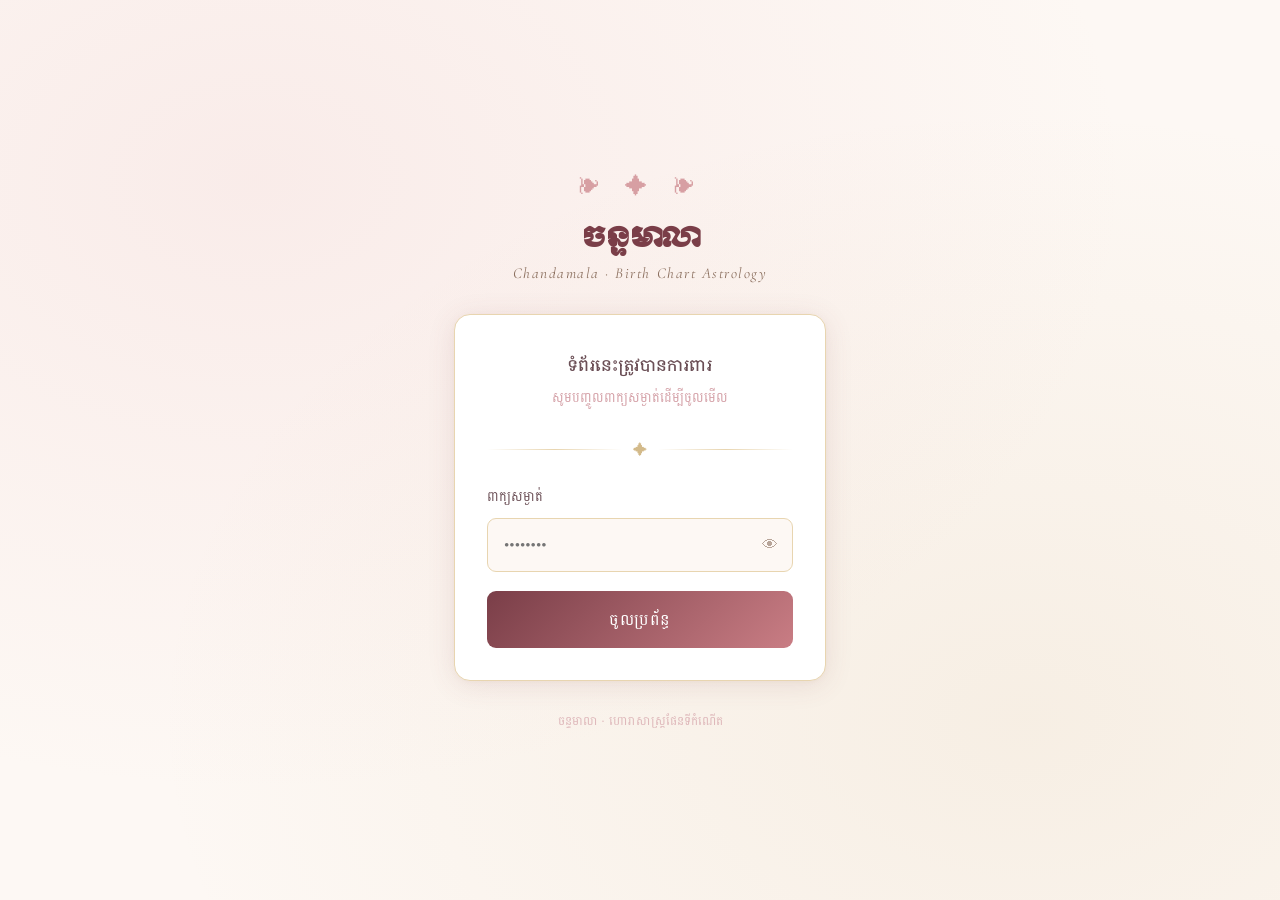
<file: index.html>
<!DOCTYPE html>
<html lang="km">
<head>
<meta charset="UTF-8">
<meta name="viewport" content="width=device-width, initial-scale=1.0">
<title>ចន្ទមាលា — ហោរាសាស្ត្រផែនទីកំណើត</title>
<script>if(!sessionStorage.getItem('chandamala_auth'))window.location.replace('login.html');</script>
<link rel="preconnect" href="https://fonts.googleapis.com">
<link rel="preconnect" href="https://fonts.gstatic.com" crossorigin>
<link href="https://fonts.googleapis.com/css2?family=Moul&family=Battambang:wght@300;400;700&family=Noto+Serif+Khmer:wght@300;400;500;600&family=Cormorant+Garamond:ital,wght@0,300;0,400;0,500;1,300;1,400&display=swap" rel="stylesheet">
<link rel="stylesheet" href="style.css">
</head>
<body>

<div class="petals">
  <div class="petal"></div><div class="petal"></div><div class="petal"></div>
  <div class="petal"></div><div class="petal"></div><div class="petal"></div>
</div>

<header>
  <div class="ornament-tl">❧</div>
  <div class="ornament-tr">❧</div>
  <div class="header-ornament">✦ ហោរាសាស្ត្រខ្មែរ · ហោរាសាស្ត្រចិន · ហោរាសាស្ត្រលោកខាងលិច ✦</div>
  <h1 class="blog-title-khmer">ជឿយ ចន្ទមាលា</h1>
  <p class="blog-title-sub">មាលាព្រះច័ន្ទ — ដំណើរតាមផែនទីកំណើត</p>
  <div class="header-divider">
    <span></span>
    <span class="lotus-icon">🌸</span>
    <span></span>
  </div>
  <p class="tagline">
    កើតនៅភ្លឺដំបូងនៃថ្ងៃចូលឆ្នាំខ្មែរ · ថ្ងៃអង្គារ ទី២១ មេសា ២០២៦<br>
    <span style="font-size:0.95em;color:var(--rose-deep)">កើតនៅថ្ងៃទី ២១ មេសា ២០២៦ — ថ្ងៃចូលឆ្នាំខ្មែរ</span>
  </p>
</header>

<nav>
  <a href="#" class="active" onclick="showSection('home',this)">🏠 ទំព័រដើម</a>
  <a href="#" onclick="showSection('khmer',this)">🌙 ហោរាសាស្ត្រខ្មែរ</a>
  <a href="#" onclick="showSection('chinese',this)">🐴 ហោរាសាស្ត្រចិន</a>
  <a href="#" onclick="showSection('western',this)">♉ ហោរាសាស្ត្រលោកខាងលិច</a>
  <a href="#" onclick="showSection('name',this)">✍️ ការវិភាគឈ្មោះ</a>
  <a href="#" onclick="showSection('future',this)">🔮 អនាគត</a>
</nav>

<main id="main-content">

  <!-- ទំព័រដើម -->
  <div id="section-home">
    <div class="section-label">
      <h2>ប្លុកនេះសរសេរអំពីអ្នកណា?</h2>
      <p>ស្វែងយល់អំពីជីវិតនៃចន្ទមាលា តាមប្រពៃណីហោរាសាស្ត្រទាំងបី</p>
      <div class="section-line"></div>
    </div>

    <div class="featured-post" onclick="openArticle('birth')">
      <div class="featured-visual">
        <div class="star-field" id="stars"></div>
        <div class="moon-symbol">🌙</div>
      </div>
      <div class="featured-content">
        <span class="post-tag">✦ អត្ថបទសំខាន់</span>
        <h3>ចន្ទមាលា — កើតនៅថ្ងៃចូលឆ្នាំ</h3>
        <p>ការប្រជុំដ៏កម្រនៃថាមពលអាកាស — កូនស្រីកើតថ្ងៃអង្គារក្រោមសំណាងសេះភ្លើង ដែលមានឈ្មោះដូចមាលាព្រះច័ន្ទ។ ផែនទីរបស់នាងនិយាយឆ្លងកាត់ប្រពៃណីបុរាណទាំងបី។</p>
        <button class="read-btn">អានរឿងពេញ →</button>
      </div>
    </div>

    <div class="section-label">
      <h2>អត្ថបទទាំងអស់</h2>
      <p>ការអានពេញលេញតាមប្រពៃណីទាំងបី</p>
      <div class="section-line"></div>
    </div>

    <div class="content-grid">
      <div class="posts-grid">

        <div class="post-card" onclick="openArticle('khmer')">
          <div class="card-visual cv-1">🌙</div>
          <div class="card-body">
            <div class="card-tag">ហោរាសាស្ត្រខ្មែរ</div>
            <h4>ថ្ងៃអង្គារ — ថ្ងៃកំណើត</h4>
            <p>ក្នុងប្រពៃណីខ្មែរ ថ្ងៃអង្គារជារបស់ភពអង្គារ។ តើនេះមានន័យអ្វីចំពោះជោគវាសនា និងវិថីជីវិតរបស់ចន្ទមាលា?</p>
          </div>
          <div class="card-footer">
            <span class="card-date">២១ មេសា ២០២៦</span>
            <span class="card-arrow">→</span>
          </div>
        </div>

        <div class="post-card" onclick="openArticle('name')">
          <div class="card-visual cv-6">✍️</div>
          <div class="card-body">
            <div class="card-tag">ការវិភាគឈ្មោះ</div>
            <h4>ចន្ទ + មាលា — ចំណងអក្សរ</h4>
            <p>ដូនតារបស់ឈ្មោះខ្មែរសម្រាប់កូនកើតថ្ងៃអង្គារ។ ហេតុអ្វី ច ស្ថិតក្នុងជោគសម្បត្តិ ម ក្នុងអំណាច — និងការអាន ល ដោយប្រាជ្ញា។</p>
          </div>
          <div class="card-footer">
            <span class="card-date">២១ មេសា ២០២៦</span>
            <span class="card-arrow">→</span>
          </div>
        </div>

        <div class="post-card" onclick="openArticle('chinese')">
          <div class="card-visual cv-4">🐴</div>
          <div class="card-body">
            <div class="card-tag">ហោរាសាស្ត្រចិន</div>
            <h4>ឆ្នាំមមី — សេះភ្លើង</h4>
            <p>កើតក្រោយថ្ងៃទី ១៧ កុម្ភៈ ២០២៦ — នាងជាសេះភ្លើង។ សំណាងម្តងក្នុង ៦០ ឆ្នាំ ដែលពោរពេញដោយកម្លាំង ឯករាជ្យ និងសក្តានុពលពិសេស។</p>
          </div>
          <div class="card-footer">
            <span class="card-date">២១ មេសា ២០២៦</span>
            <span class="card-arrow">→</span>
          </div>
        </div>

        <div class="post-card" onclick="openArticle('western')">
          <div class="card-visual cv-3">♉</div>
          <div class="card-body">
            <div class="card-tag">ហោរាសាស្ត្រលោកខាងលិច</div>
            <h4>♉ ម្ហោ — កូនស្រីសុក្រ</h4>
            <p>ព្រះអាទិត្យស្ថិតក្នុងម្ហោ កើតពេលព្រះអាទិត្យរះ — ជារបស់ម្ហោពីរដង។ ត្រូវបានគ្រប់គ្រងពីរដងដោយភពសុក្រ ភពនៃសម្រស់និងក្តីស្នេហ៍។</p>
          </div>
          <div class="card-footer">
            <span class="card-date">២១ មេសា ២០២៦</span>
            <span class="card-arrow">→</span>
          </div>
        </div>

        <div class="post-card" onclick="openArticle('fengshui')">
          <div class="card-visual cv-2">🌺</div>
          <div class="card-body">
            <div class="card-tag">ហុងស៊ុយ</div>
            <h4>ធាតុទាំង ៥ — តុល្យភាព</h4>
            <p>ផែនទីកំណើតដែលពោរពេញដោយភ្លើងត្រូវការថាមពលទឹក និងឈើ។ ហេតុអ្វីឈ្មោះ ចន្ទមាលា ផ្ដល់ភាពស្មើស្មានអាកាសដែលនាងត្រូវការ។</p>
          </div>
          <div class="card-footer">
            <span class="card-date">២១ មេសា ២០២៦</span>
            <span class="card-arrow">→</span>
          </div>
        </div>

        <div class="post-card" onclick="openArticle('future')">
          <div class="card-visual cv-5">🔮</div>
          <div class="card-body">
            <div class="card-tag">អនាគត</div>
            <h4>អ្វីដែលផ្កាយទំនាយ</h4>
            <p>ឆ្លងកាត់ប្រពៃណីខ្មែរ ចិន និងលោកខាងលិច — រូបភាពស្ថិរស្ថេររបស់ក្មេងស្រីដែលនឹងបញ្ចេញពន្លឺ នាំការដឹកនាំដោយសេចក្ដីអំណរ និងស្រឡាញ់យ៉ាងជ្រៅ។</p>
          </div>
          <div class="card-footer">
            <span class="card-date">២១ មេសា ២០២៦</span>
            <span class="card-arrow">→</span>
          </div>
        </div>

        <div class="post-card" onclick="openArticle('why_this_name')">
          <div class="card-visual cv-5">🔮</div>
          <div class="card-body">
            <div class="card-tag">ហេតុអ្វីជ្រើសរើសឈ្មោះនេះ?</div>
            <h4>អ្វីដែលផ្កាយទំនាយ</h4>
            <p>ឆ្លងកាត់ប្រពៃណីខ្មែរ ចិន និងលោកខាងលិច — រូបភាពស្ថិរស្ថេររបស់ក្មេងស្រីដែលនឹងបញ្ចេញពន្លឺ នាំការដឹកនាំដោយសេចក្ដីអំណរ និងស្រឡាញ់យ៉ាងជ្រៅ។</p>
          </div>
          <div class="card-footer">
            <span class="card-date">២១ មេសា ២០២៦</span>
            <span class="card-arrow">→</span>
          </div>
        </div>

      </div>

      <aside>
        <div class="sidebar-widget">
          <div class="widget-title">🌙 ទិន្នន័យកំណើត</div>
          <div class="birth-stat">
            <span class="stat-label">ឈ្មោះ</span>
            <span class="stat-value">ចន្ទមាលា</span>
          </div>
          <div class="birth-stat">
            <span class="stat-label">កាលបរិច្ឆេទ</span>
            <span class="stat-value">២១ មេសា ២០២៦</span>
          </div>
          <div class="birth-stat">
            <span class="stat-label">ម៉ោង</span>
            <span class="stat-value">ម៉ោង ៧:១៧ ព្រឹក</span>
          </div>
          <div class="birth-stat">
            <span class="stat-label">ថ្ងៃ</span>
            <span class="stat-value">ថ្ងៃអង្គារ</span>
          </div>
          <div class="birth-stat">
            <span class="stat-label">ឆ្នាំខ្មែរ</span>
            <span class="stat-value">ចូលឆ្នាំខ្មែរ</span>
          </div>
          <div class="birth-stat">
            <span class="stat-label">រាសីចិន</span>
            <span class="stat-value">🐴 សេះភ្លើង</span>
          </div>
          <div class="birth-stat">
            <span class="stat-label">រាសីព្រះអាទិត្យ</span>
            <span class="stat-value">♉ ម្ហោ</span>
          </div>
          <div class="birth-stat">
            <span class="stat-label">រាសីឡើង</span>
            <span class="stat-value">♉ ម្ហោ</span>
          </div>
          <div class="birth-stat">
            <span class="stat-label">ភពគ្រប់គ្រង</span>
            <span class="stat-value">♀ សុក្រ</span>
          </div>
        </div>

        <div class="sidebar-widget">
          <div class="widget-title">✨ ការសង្ខេប</div>
          <p style="font-size:0.84rem;line-height:var(--kh-body-lh);color:var(--ink-light);font-family:'Battambang',serif">
            «នាងនឹងពោរពេញដោយមហិច្ឆតាក្តៅដូចភ្លើង ប៉ុន្តែមានជីវិតផ្អែមល្ហែមដោយឥទ្ធិពលនៃភពសុក្រ។ នាងនឹងមានមហិច្ឆតាមាំមួន ប៉ុន្តែគ្មានសណ្តានចិត្តឃោរឃៅឡើយ។ នាងជាទីស្រឡាញ់ — ដែលនឹងប្រើប្រាស់ជីវិតដើម្បីកសាងអ្វីៗដែលរឹងមាំ ស្ថិតស្ថេរ និងពោរពេញដោយសោភ័ណភាព។»
          </p>
        </div>
      </aside>
    </div>
  </div>

  <!-- ហោរាសាស្ត្រខ្មែរ -->
  <div id="section-khmer" style="display:none">
    <div class="section-label">
      <h2>ហោរាសាស្ត្រខ្មែរ</h2>
      <p>ថ្ងៃអង្គារ — ថ្ងៃកំណើត</p>
      <div class="section-line"></div>
    </div>
    <div class="inline-article">
      <span class="post-tag">ហោរាសាស្ត្រខ្មែរ</span>
      <h2>ថ្ងៃអង្គារ — ថ្ងៃកំណើត</h2>
      <p class="inline-subtitle">កើតក្រោមភពអង្គារ</p>
      <p>ក្នុងប្រពៃណីហោរសាស្ត្រខ្មែរ ថ្ងៃនីមួយៗក្នុងសប្ដាហ៍ត្រូវគ្រប់គ្រងដោយទេវភព។ ថ្ងៃអង្គារជារបស់ <strong>ភពអង្គារ</strong> ដែលបានមកពីសំស្ក្រឹតថា <em>aṅgāra</em> មានន័យថាទាំង «ថ្ងៃអង្គារ» និង «ភពក្រហម»។</p>
      <h3>បុគ្គលិកលក្ខណៈ</h3>
      <p>កូនកើតថ្ងៃអង្គារត្រូវគេស្គាល់ថាមាន <strong>ចិត្ដក្លៀវក្លា ថាមពលភ្លើង ការពារ និងស្មោះត្រង់ចំពោះអ្នកជិតស្និទ្ធ</strong>។ ឥទ្ធិពលអង្គារធ្វើឱ្យពួកគេហ៊ានហ៊ានដោយធម្មជាតិ — ពួកគេមិនងាយភ្លាស់ចិត្ត ហើយតែងនាំខ្លួនឆ្ពោះទៅកាន់ការដឹកនាំក្នុងបរិបទលំបាក។</p>
      <p>ប៉ុន្ដែថាមពលអង្គារឆេះក្ដៅ។ អ្នកហោរខ្មែរតែងណែនាំឱ្យបន្ថែមនាមដែលស្ថិតក្នុង <strong>សញ្ញាត្រជាក់ ទឹក ឬព្រះច័ន្ទ</strong> — ដែលជាអ្វីដែល <strong>ចន្ទ</strong> (ព្រះច័ន្ទ) ផ្ដល់ឱ្យក្នុងនាមរបស់នាងយ៉ាងច្បាស់។</p>
      <div class="highlight-box">
        «ព្រះច័ន្ទត្រជាក់អ្វីដែលអង្គារឆេះ — ហើយក្នុងតុល្យភាពនោះ មានព្រលឹងដែលទាំងហ៊ាន និងឈ្លាស។»
      </div>
      <h3>ពណ៌ទាន់ចិត្ដ និងទិសដ</h3>
      <table>
        <tr><th>ធាតុ</th><th>ព័ត៌មានលម្អិត</th></tr>
        <tr><td>ពណ៌ទាន់ចិត្ដ</td><td>ពណ៌ជម្ពូ · ក្រែម</td></tr>
        <tr><td>ភពគ្រប់គ្រង</td><td>ភពអង្គារ</td></tr>
        <tr><td>តុល្យភាពនាម</td><td>ណែនាំសញ្ញាព្រះច័ន្ទ / ទឹក</td></tr>
      </table>
      <p>កើតក្នុង <strong>ថ្ងៃចូលឆ្នាំខ្មែរ</strong> — នាងមកជាមួយវដ្ដអាកាសថ្មី។ ក្នុងជំនឿខ្មែរ នេះជាសុភមង្គលជ្រៅ៖ កូនត្រូវគេថ្លែងថាកាន់ព្រះពររបស់ <strong>នាងសង្ក្រាន្ត</strong> នៅក្នុងដង្ហើមដំបូងរបស់ខ្លួន។</p>
    </div>
  </div>

  <!-- ហោរាសាស្ត្រចិន -->
  <div id="section-chinese" style="display:none">
    <div class="section-label">
      <h2>ហោរាសាស្ត្រចិន</h2>
      <p>សសេរជីវិត · ឆ្នាំសសេះភ្លើង</p>
      <div class="section-line"></div>
    </div>
    <div class="inline-article">
      <span class="post-tag">ហោរាសាស្ត្រចិន</span>
      <h2>ឆ្នាំមមី — សេះភ្លើង</h2>
      <p class="inline-subtitle">ម្តងក្នុង ៦០ ឆ្នាំ</p>
      <p>កើតក្រោយថ្ងៃទី ១៧ កុម្ភៈ ២០២៦ ចន្ទមាលាជាកូន <strong>ឆ្នាំមមី (សេះភ្លើង)</strong> — ការរួមបញ្ចូលគ្នាម្តងក្នុង ៦០ ឆ្នាំ ដែលបានកើតចុងក្រោយក្នុងឆ្នាំ ១៩៦៦។ «ភ្លើងពីរ» ពីសំណាងសេះ ជួបនឹងឆ្នាំធាតុភ្លើង ធ្វើឱ្យនេះជាទស្សន៍ទំនាយដ៏មានឥទ្ធិពលក្នុងប្រតិទិនចិន។</p>
      <h3>សសេរជីវិតទាំងបួន</h3>
      <table>
        <tr><th>សសេ</th><th>ធាតុ</th><th>ចំណាំ</th></tr>
        <tr><td>ឆ្នាំ</td><td>🔥 សសេះភ្លើង</td><td>ភ្លើងលេច</td></tr>
        <tr><td>ខែ</td><td>🌿 ឈើ (មេសា)</td><td>ថាមពលការលូតលាស់</td></tr>
        <tr><td>ថ្ងៃ</td><td>🔥 ភ្លើង (អង្គារ)</td><td>ថាមពលអង្គារ</td></tr>
        <tr><td>ម៉ោង</td><td>🌿 ឈើ (ម៉ោង ៧ ព្រឹក)</td><td>ការចាប់ផ្ដើមថ្មី</td></tr>
      </table>
      <p>ផែនទីរបស់នាងគឺ <strong>ភ្លើងចម្បងជាមួយ ឈើ</strong> — ហើយខ្វះ <strong>ទឹក</strong> ដ៏សំខាន់។ ទឹកជាធាតុនៃប្រាជ្ញា ភាពស្ងៀម ចំណេះអារម្មណ៍ និងជម្រៅ។ ហើយនេះហើយជាមូលហេតុដែលឈ្មោះ <strong>ចន្ទ</strong> (ព្រះច័ន្ទ = ទឹក) ត្រូវជ្រើសយ៉ាងល្អ។</p>
      <div class="highlight-box">
        «កូនសេះភ្លើងអាចមើលឃើញថាមានឆន្ទៈ ក្លៀវក្លា និងមានថាមពលខ្ពស់។ ជាមួយការចិញ្ចឹមបីបាច់ ថាមពលខ្លាំងនោះក្លាយជាភាពដឹកនាំ ភាពរឹងមាំ និងភាពច្នៃប្រឌិត។»
      </div>
      <h3>ធាតុសំណាង</h3>
      <p>ដើម្បីធ្វើឱ្យផែនទីភ្លើងហាសឱ្យស្ថិតក្នុងតុល្យភាព បរិស្ថាន និងឈ្មោះគួរតែរួមបញ្ចូល៖ <strong>ទឹក</strong> (ពណ៌ខៀវ ខ្មៅ រូបភាពដែលហូរ) និង <strong>ឈើ</strong> (រុក្ខជាតិ ពណ៌បៃតង រូបភាពការលូតលាស់)។ ឈ្មោះ ចន្ទមាលា ផ្ដល់ទាំងពីរ — ព្រះច័ន្ទ (ទឹក) និងមាលា/ផ្កា (ឈើ)។ ការជ្រើសរើសដ៏ចំ!</p>
    </div>
  </div>

  <!-- ហោរាសាស្ត្រលោកខាងលិច -->
  <div id="section-western" style="display:none">
    <div class="section-label">
      <h2>ហោរាសាស្ត្រលោកខាងលិច</h2>
      <p>ម្ហោពីរដង · កូនស្រីសុក្រ</p>
      <div class="section-line"></div>
    </div>
    <div class="inline-article">
      <span class="post-tag">ហោរាសាស្ត្រលោកខាងលិច</span>
      <h2>♉ ម្ហោ — រាសីម្ហោ</h2>
      <p class="inline-subtitle">ម្ហោពីរដង · នៅព្រំដែនមេស-ម្ហោ</p>
      <p>កើតនៅ <strong>ថ្ងៃទី ២១ មេសា</strong> — ថ្ងៃដំបូងនៃរដូវម្ហោ — ចន្ទមាលាស្ថិតនៅ <strong>ព្រំដែនមេស-ម្ហោ</strong>។ នាងទទួលភាពហ៊ាន និងភ្លើងរបស់មេសពីក្រោយ ខណៈដែលជំហានទម្លាក់ទៅក្នុងការសុភជ្ហ និងភ្លើងទ្រនាប់នៃម្ហោ។</p>
      <p>កើតនៅ <strong>ម៉ោង ៧:១៧ ព្រឹក</strong> ពេលព្រះអាទិត្យទើបរះ — រាសីឡើងទំនងជាម្ហោ — ធ្វើឱ្យនាងជា <strong>ម្ហោពីរដង</strong> ដែលត្រូវគ្រប់គ្រងពីរដងដោយសុក្រ ភពនៃសម្រស់ ក្តីស្នេហ៍ និងសម្បូរ។</p>
      <h3>ទ្រីអង្គ</h3>
      <table>
        <tr><th>ទីតាំង</th><th>រាសី</th><th>ន័យ</th></tr>
        <tr><td>☀️ ព្រះអាទិត្យ</td><td>ម្ហោ (ព្រំដែនមេស)</td><td>មានអំណាច ទ្រទ្រង់ ច្នៃប្រឌិត</td></tr>
        <tr><td>🌅 រាសីឡើង</td><td>ម្ហោ</td><td>ស្រស់ស្អាត ស្ងប់ ទាក់ទាញ</td></tr>
        <tr><td>♀ ភបគ្រប់គ្រង</td><td>សុក្រ (×២)</td><td>សម្រស់ ក្តីស្នេហ៍ សិល្ប: សម្បូរ</td></tr>
      </table>
      <div class="highlight-box">
        «ត្រូវគ្រប់គ្រងដោយសុក្រពីរដង — នាងទំនងជាស្រស់ស្អាតដោយធម្មជាតិ មានទេពកោសល្យសិល្ប: និងទាក់ចិត្ដភាពសុខដុម។»
      </div>
      <p>ម្ហោគ្រប់គ្រង <strong>សសៃបំពង់ក និងសំឡេង</strong> — នាងអាចមានសំឡេងច្រៀងដ៏ស្រស់ ឬវិធីនិយាយដ៏ទាក់ទាញ។ អាជីពក្នុងសិល្ប: តន្ត្រី ការរចនា ហិរញ្ញវត្ថុ ឬអ្វីក៏ដោយដែលទាក់ទងនឹងសម្រស់ នឹងជាផ្ទះចិត្ដរបស់នាង។</p>
    </div>
  </div>

  <!-- ការវិភាគឈ្មោះ -->
  <div id="section-name" style="display:none">
    <div class="section-label">
      <h2>ការវិភាគឈ្មោះ</h2>
      <p>ដូនតារបស់ឈ្មោះ · ចំណងអក្សរ</p>
      <div class="section-line"></div>
    </div>
    <div class="inline-article">
      <span class="post-tag">ការវិភាគឈ្មោះ</span>
      <h2>ចន្ទ + មាលា — ចំណងអក្សរ</h2>
      <p class="inline-subtitle">ការអាន​ ដូន​តា​ នៃ​ឈ្មោះ​ខ្មែរ​សម្រាប់​ថ្ងៃ​អង្គារ</p>
      <p>ប្រពៃណី <strong>រៀបដាក់ឈ្មោះកូន</strong> ខ្មែរចាត់អក្សរនីមួយៗនៃឈ្មោះទៅជោគជតាមួយក្នុងបួន ដោយផ្អែកលើថ្ងៃកំណើត។ សម្រាប់កូនកើតថ្ងៃអង្គារ វដ្ដរត់ដូចខាងក្រោម៖</p>
      <table>
        <tr><th>ជោគជតា</th><th>ន័យ</th><th>អក្សរក្នុងឈ្មោះ</th></tr>
        <tr><td>រាជា</td><td>ស្ដេច / 귀족 — ខ្ពស់បំផុត</td><td>—</td></tr>
        <tr><td style="color:var(--gold)">សេដ្ឋី ✦</td><td>ស​ម្បត្តិ — ភាពសម្បូរ</td><td><strong>ច (ចន្ទ)</strong></td></tr>
        <tr><td style="color:var(--gold)">មន្ត្រី ✦</td><td>ឧត្ដមសេនា — ស្ថានភាព</td><td><strong>ម (មាលា)</strong></td></tr>
        <tr><td style="color:var(--brown-soft)">ខ្ញុំគេ</td><td>ការបំរើ — ការលំបាក</td><td>ល (ក្នុងជ្រៅ)</td></tr>
      </table>
      <div class="highlight-box">
        «ព្យាង្គទីមួយកាន់ ≈ ៥០% នៃទំនាយ។ ច បើកឈ្មោះ — ធ្លាក់ទៅក្នុងជោគសម្បត្តិ។ នេះជាថាមពលចម្បងនៃជីវិតនាង។»
      </div>
      <p>ល ក្នុង មាលា ស្ថិតជា <strong>ព្យញ្ជនៈខាងក្នុង</strong> មិនមែនជាអ្នកបើករូចគ្នា។ អ្នកហោរខ្មែរភាគច្រើនឱ្យទំងន់តិចចំពោះព្យញ្ជនៈខាងក្នុង។ ថាមពលនេះតំណាងឱ្យ <strong>ដំណាក់ការធ្វើការដោយសុប្រីតភ្ញក់</strong> — ប្រភេទដែលនាំមុននឹងជោគជ័យ។ វាជាការបំរើដែលកសាងចរិតលក្ខណ: មិនមែនជាភាពថ្វោតបន្ទោប់។</p>
      <p>សវនករណ៍សរុប: <strong>មូលដ្ឋានសម្បត្តិ → ស្ថានភាពអំណាច</strong> ជាមួយនឹងភាពថ្វោមមានដ៏ស្ងៀមបណ្ណ​ ។ ឈ្មោះនៃអំណាចស្ងប់ស្ងាត់ ។ 🌙</p>
    </div>
  </div>

  <!-- អនាគត -->
  <div id="section-future" style="display:none">
    <div class="section-label">
      <h2>អនាគតរបស់ចន្ទមាលា</h2>
      <p>អ្វីដែលផ្កាយទំនាយ</p>
      <div class="section-line"></div>
    </div>
    <div class="inline-article">
      <span class="post-tag">អនាគត</span>
      <h2>អ្វីដែលផ្កាយទំនាយ</h2>
      <p class="inline-subtitle">ឆ្លងកាត់ប្រពៃណីទាំងបី</p>
      <table>
        <tr><th>ប្រពៃណី</th><th>ប្រធានបទចម្បង</th></tr>
        <tr><td>🌙 ខ្មែរ (ថ្ងៃអង្គារ)</td><td>ភាពក្លៀវក្លា ភ្លើង ការពារ ស្មោះត្រង់</td></tr>
        <tr><td>🐴 ចិន (សេះភ្លើង)</td><td>ហ៊ាន ឯករាជ្យ ជ្រៅជ្រះ</td></tr>
        <tr><td>♉ ខាងលិច (ម្ហោពីរ)</td><td>សម្រស់ ស្ថិរភាព ភាពទាក់ទាញ</td></tr>
      </table>
      <h3>កុមារភាព</h3>
      <p>ក្មេងដែលស្ដោះ មានឆន្ទៈ ដែលដឹងច្បាស់ពីអ្វីដែលខ្លួនចង់បានតាំងពីដំបូង។ នាងនឹងប្រឆាំងនឹងការជំរុញ — ប៉ុន្ដែឆ្លើយតបយ៉ាងស្រស់ចំពោះភាពកក់ក្ដៅ និងការលើកទឹកចិត្ដច្នៃប្រឌិត។ ធម្មជាតិ រឿងនិទាន តន្ត្រី និងសិល្ប: នឹងជាភាសាធម្មជាតិរបស់នាង។</p>
      <h3>វ័យជំទង់</h3>
      <p>ភាពឯករាជ្យនៃសេះភ្លើងនឹងចំណុចកំពូលក្នុងវ័យជំទង់។ នាងត្រូវការកន្លែងស្វែងរក ដោយមិនត្រូវបំបុះដោយការរំពឹងទុក។ ព្រះច័ន្ទក្នុងឈ្មោះរបស់នាងនឹងផ្ដល់ចំណែកអារម្មណ៍ជ្រៅ — នាងនឹងមានអារម្មណ៍ស៊ីជ្រៅ ហើយចែករំលែកតាមរយៈសិល្ប: ការសរសេរ ឬតន្ត្រី។</p>
      <h3>ជីវិតពេញវ័យ</h3>
      <p>សុក្រគ្រប់គ្រងផែនទីរបស់នាងពីរដង ផ្ដល់ជីវិតដែលប៉ះនឹងសម្រស់ — មិនថានាងជាសិល្ប:ករ អ្នកព្យាបាល អ្នកដឹកនាំ ឬអ្នកបង្កើត។ ការប្រឹងប្រែងនៃម្ហោ ជាមួយមហិច្ឆតានៃសេះភ្លើង ន័យថានាងនឹងកសាងអ្វីមួយដ៏ស្ថិរ។ នាងនឹងមិនដេញតាមជោគជ័យ — នាងនឹង <em>ស្ថាបនា</em> វា ដោយស្ងប់ស្ងាត់ និងសង្ហា។</p>
      <div class="highlight-box" style="text-align:center">
        «នាងនឹងបញ្ចេញពន្លឺ ប៉ុន្ដែស្ថិតក្នុងកន្លែងប្លែក — មិនត្រឹមតែព្រោះភ្លើងក្នុងផែនទីរបស់នាង ប៉ុន្ដែព្រើប ព្រះច័ន្ទក្នុងឈ្មោះ ផ្ដល់ប្រាជ្ញាដើម្បីដឹងពីពេលដែលត្រូវចេញពន្លឺ និងពេលណាត្រូវស្ងប់ស្ងាត់។»
        <br><br>
        <span class="kh-moul" style="font-size:1.1rem;color:var(--rose-deep)">ចន្ទមាលា</span>
        <br>
        <span style="font-size:0.9rem;color:var(--maroon)">ព្រះច័ន្ទជាមួយមាលាផ្កា</span>
      </div>
    </div>
  </div>

</main>

<!-- ARTICLE OVERLAY -->
<div class="article-overlay" id="articleOverlay" onclick="closeArticleOutside(event)">
  <div class="article-box">
    <div class="article-hero" id="articleHero" style="background:linear-gradient(145deg,#7a3e48,#5a2a35)">
      <button class="article-close" onclick="closeArticle()">✕</button>
      <span id="articleIcon">🌙</span>
    </div>
    <div class="article-content">
      <span class="article-tag" id="articleTag"></span>
      <h2 id="articleTitle"></h2>
      <div class="article-meta" id="articleDate"></div>
      <div class="article-body" id="articleBody"></div>
    </div>
  </div>
</div>

<footer>
  <div class="footer-moon">🌙</div>
  <div class="footer-title">ចន្ទមាលា — មាលាព្រះច័ន្ទ</div>
  <p class="footer-sub">កើតនៅថ្ងៃចូលឆ្នាំខ្មែរ · ២១ មេសា ២០២៦ · ម៉ោង ៧:១៧ ព្រឹក</p>
  <div class="footer-divider">
    <span></span>
    <span style="color:var(--gold);font-size:0.9rem">✦</span>
    <span></span>
  </div>
  <p class="footer-copy">ស្នាដៃបន្ទប់ — សរសេរជាមួយក្ដីស្នេហ៍ 🌸</p>
</footer>

<script>
const starField = document.getElementById('stars');
for (let i = 0; i < 30; i++) {
  const s = document.createElement('div');
  s.className = 'star';
  const size = Math.random() * 2.5 + 0.8;
  s.style.cssText = `width:${size}px;height:${size}px;top:${Math.random()*100}%;left:${Math.random()*100}%;animation-duration:${1.5+Math.random()*2.5}s;animation-delay:${Math.random()*3}s`;
  starField.appendChild(s);
}

const articles = {
  why_this_name: {
    icon: '🌟',
    bg: 'linear-gradient(145deg, #2e1520 0%, #7a3e48 50%, #2e1520 100%)',
    tag: 'ជីវប្រវត្តិជោគជតា',
    title: '<span class="kh-moul">ចន្ទមាលា — តុល្យភាពនៃដួងតារា</span>',
    date: '២១ មេសា ២០២៦',
    body: `
      <p>នាព្រឹកថ្ងៃអង្គារ ទី ២១ ខែមេសា ឆ្នាំ ២០២៦ ម៉ោង ៧:១៧ ព្រឹក — ក្នុងពន្លឺអរុណោទ័យនៃថ្ងៃចូលឆ្នាំខ្មែរ — ទារិកាម្នាក់បានចាប់កំណើតឡើង ជាមួយជោគជតាដ៏វិសេសវិសាល ដែលជាការរួមបញ្ចូលគ្នានៃប្រពៃណីហោរាសាស្ត្របីបែប។ នាងត្រូវបានដាក់នាមថា <strong>ចន្ទមាលា</strong> ដែលមានន័យថា «កម្រងផ្កានៃដួងចន្ទ» ដើម្បីបង្កើតតុល្យភាពដ៏ល្អឥតខ្ចោះនៃធាតុជីវិត។</p>

      <div class="highlight-box">
        «ប្រពៃណីបី រូបភាពតែមួយ។ កូនស្រីដែលមានមហិច្ឆតាក្តៅដូចភ្លើង ប៉ុន្តែមានជីវិតផ្អែមល្ហែមដោយឥទ្ធិពលនៃភពសុក្រ។ នាងនឹងមានមហិច្ឆតាមាំមួន ប៉ុន្តែគ្មានសណ្តានចិត្តឃោរឃៅឡើយ។ នាងជាទីស្រឡាញ់ — ដែលនឹងប្រើប្រាស់ជីវិតដើម្បីកសាងអ្វីៗដែលរឹងមាំ ស្ថិតស្ថេរ និងពោរពេញដោយសោភ័ណភាព។»
      </div>

      <h3>១. ឫសគល់នៃហោរាសាស្ត្រខ្មែរ</h3>
      <p>ក្នុងប្រពៃណីខ្មែរ ថ្ងៃអង្គារស្ថិតក្រោមការគ្រប់គ្រងរបស់ <strong>ភពអង្គារ</strong> ដែលផ្តល់នូវភាពក្លាហាន និងស្មារតីអ្នកដឹកនាំ។ ដោយសារប្រសូតក្នុង <strong>ថ្ងៃសង្ក្រាន្ត</strong> នាងទទួលបាននូវពរជ័យពីទេវតាឆ្នាំថ្មីតាំងពីដង្ហើមដំបូង។ ដើម្បីសម្រួលកម្តៅនៃភពអង្គារ នាម "ចន្ទ" (ព្រះច័ន្ទ) ត្រូវបានប្រើដើម្បីនាំមកនូវភាពត្រជាក់ត្រជុំ និងបញ្ញាឈ្លាសវៃ។</p>

      <h3>២. វិភាគអក្ខរា និងជោគជតា</h3>
      <table>
        <tr><th>ផ្នែក</th><th>លទ្ធផល</th><th>អត្ថន័យ</th></tr>
        <tr><td>ឈ្មោះ (ច)</td><td>សេដ្ឋី ✦</td><td>ភាពមั่งកម្ភៈ និងទ្រព្យសម្បត្តិ</td></tr>
        <tr><td>ឈ្មោះ (ម)</td><td>មន្ត្រី ✦</td><td>អំណាចបុណ្យស័ក្តិ និងកិត្តិយស</td></tr>
        <tr><td>ឆ្នាំ (ចិន)</td><td>សេះភ្លើង 🔥</td><td>ភាពឯករាជ្យ និងមហិច្ឆតាខ្ពស់</td></tr>
        <tr><td>រាសី (លិច)</td><td>ម្ហោ (Taurus)</td><td>ស្ថិរភាព និងសិល្បៈនៃសម្រស់</td></tr>
      </table>

      <h3>៣. តុល្យភាពធាតុទាំង ៥ (ហុងស៊ុយ)</h3>
      <p>ផែនទីកំណើតរបស់នាងមានធាតុ <strong>ភ្លើង</strong> លើសលប់ (មកពីឆ្នាំសេះ និងថ្ងៃអង្គារ) និងខ្វះធាតុ <strong>ទឹក</strong>។ នាម "ចន្ទមាលា" ដើរតួជាឱសថហុងស៊ុយយ៉ាងវិសេស៖</p>
      <ul>
        <li><strong>ចន្ទ (ទឹក)៖</strong> បំពេញធាតុទឹកដែលខ្វះ និងរំលត់កម្តៅភ្លើង។</li>
        <li><strong>មាលា (ឈើ)៖</strong> បង្កើនថាមពលនៃការលូតលាស់ និងភាពស្រស់បំព្រង។</li>
      </ul>

      <h3>៤. មាគ៌ាអនាគត</h3>
      <p><strong>វ័យកុមារ៖</strong> នាងនឹងបង្ហាញនូវឆន្ទៈមាំមួន ចេះច្បាស់ពីអ្វីដែលខ្លួនចង់បាន និងឆ្លើយតបយ៉ាងទន់ភ្លន់ចំពោះសិល្បៈ និងតន្ត្រី។</p>
      <p><strong>វ័យពេញវ័យ៖</strong> ដោយមានភពសុក្រគ្រប់គ្រងរាសីដល់ទៅពីរដង នាងនឹងមានជីវិតដែលប្រកបដោយសោភ័ណភាព។ ការរួមបញ្ចូលគ្នារវាងភាពអត់ធ្មត់នៃរាសីម្ហោ និងភាពរហ័សរហួននៃឆ្នាំសេះ នឹងជួយឱ្យនាងសម្រេចជោគជ័យក្នុងអាជីពដោយភាពថ្លៃថ្នូរបំផុត។</p>

      <div class="highlight-box" style="text-align:center">
        «នាងនឹងបញ្ចេញពន្លឺដ៏ត្រចះត្រចង់ — ព្រះច័ន្ទក្នុងឈ្មោះនឹងផ្ដល់ប្រាជ្ញាឱ្យនាងដឹងពីពេលវេលាដែលត្រូវបញ្ចេញពន្លឺ និងពេលវេលាដែលត្រូវរក្សាភាពស្ងប់ស្ងាត់។»
        <br><br>
        <span class="kh-moul" style="font-size:1.1rem;color:var(--rose-deep)">ចន្ទមាលា</span><br>
        <span style="font-size:0.9rem;color:var(--maroon)">មាលាផ្កាដែលប្រដាប់ដោយពន្លឺព្រះច័ន្ទ</span>
      </div>
    `
  },
  birth: {
    icon: '🌙',
    bg: 'linear-gradient(145deg, #7a3e48 0%, #5a2a35 40%, #2e1520 100%)',
    tag: 'អត្ថបទសំខាន់',
    title: '<span class="kh-moul">ចន្ទមាលា — ប្រសូតក្នុងថ្ងៃសង្ក្រាន្ត</span>',
    date: '២១ មេសា ២០២៦ · ម៉ោង ៧:១៧ ព្រឹក',
    body: `
      <p>នាព្រឹកថ្ងៃអង្គារ ទី ២១ ខែមេសា ឆ្នាំ ២០២៦ ម៉ោង ៧:១៧ ព្រឹក — ក្នុងពន្លឺអរុណោទ័យនៃថ្ងៃចូលឆ្នាំខ្មែរ — ទារិកាម្នាក់បានចាប់កំណើតឡើង ជាមួយជោគជតាដ៏វិសេសវិសាល ដែលជាការរួមបញ្ចូលគ្នានៃប្រពៃណីហោរាសាស្ត្របីបែប។</p>
      <p>នាងត្រូវបានដាក់នាមថា <strong>ចន្ទមាលា</strong> — ដែលមានន័យថា «កម្រងផ្កានៃដួងចន្ទ» — ការជ្រើសរើសនាមនេះ គឺដើម្បីបង្កើតតុល្យភាពដ៏ល្អឥតខ្ចោះនៃធាតុជីវិត និងបំពេញនូវរាល់ចន្លោះខ្វះខាតក្នុងផែនទីអាកាសរបស់នាង។</p>
      <div class="highlight-box">«ប្រពៃណីបី រូបភាពតែមួយ។ កូនស្រីដែលមានមហិច្ឆតាក្តៅដូចភ្លើង ធ្វើសកម្មភាពដោយក្ដីអំណរ និងមានក្ដីស្រឡាញ់ដ៏ជ្រាលជ្រៅបំផុត។»</div>
      <h3>ប្រសូតក្នុងថ្ងៃសង្ក្រាន្ត</h3>
      <p>ក្នុងវប្បធម៌ខ្មែរ ការចាប់កំណើតក្នុងថ្ងៃចូលឆ្នាំថ្មី គឺជាមង្គលដ៏ឧត្តុង្គឧត្តម។ នាងបានមកដល់ជាមួយវដ្តសកលថ្មី ដោយទទួលបាននូវ <strong>ព្រះពរពីទេវតាឆ្នាំថ្មី (នាងសង្ក្រាន្ត)</strong> តាំងពីដង្ហើមដំបូង — ប្រៀបដូចជាចក្រវាលទាំងមូលបានឈប់សម្រាកដើម្បីទទួលស្វាគមន៍រូបនាង។</p>
      <h3>ការជួបជុំនៃហោរាសាស្ត្រ</h3>
      <table>
        <tr><th>ប្រពៃណី</th><th>ជោគជតា</th><th>អំណោយផល</th></tr>
        <tr><td>🌙 ខ្មែរ</td><td>ថ្ងៃអង្គារ</td><td>ភាពក្លៀវក្លា និងភ្លើងការពារ</td></tr>
        <tr><td>🐴 ចិន</td><td>ឆ្នាំមមី (សេះភ្លើង) 🔥</td><td>ភាពឯករាជ្យ និងហ៊ានសម្រេចចិត្ត</td></tr>
        <tr><td>♉ ខាងលិច</td><td>រាសីម្ហោ (Taurus)</td><td>សម្រស់ និងសេចក្ដីអំណរ</td></tr>
        <tr><td>✍️ ឈ្មោះ</td><td>ច→សេដ្ឋី · ម→មន្ត្រី</td><td>សម្បត្តិមហាសាល និងអំណាចបុណ្យស័ក្តិ</td></tr>
      </table>
      <p>នាងគឺជាការជួបជុំនៃធាតុដ៏កម្រ — ធាតុភ្លើងត្រូវបានរំលត់ឱ្យត្រជាក់ដោយព្រះច័ន្ទ ភាពឯករាជ្យត្រូវបានទ្រទ្រង់ដោយភពសុក្រ និងមហិច្ឆតាដែលត្រូវបានសម្រួលដោយសេចក្ដីសុខដុម។ <strong>ចន្ទមាលា</strong> នឹងក្លាយជាបុគ្គលដ៏វិសេសវិសាលម្នាក់។</p>
    `
  },
  khmer: {
    icon: '🌙',
    bg: 'linear-gradient(145deg, #7a3e48 0%, #c97d84 100%)',
    tag: 'ហោរាសាស្ត្រខ្មែរ',
    title: '<span class="kh-moul">ថ្ងៃអង្គារ — ថ្ងៃកំណើត</span>',
    date: '២១ មេសា ២០២៦',
    body: `
      <p>ក្នុងប្រពៃណីហោរាសាស្ត្រខ្មែរ ថ្ងៃអង្គារស្ថិតក្រោមការគ្រប់គ្រងរបស់ <strong>ភពអង្គារ</strong>។ ឥទ្ធិពលនៃភពនេះធ្វើឱ្យម្ចាស់ជោគជតាមានភាពក្លាហានពីធម្មជាតិ — និងតែងតែជាអ្នកដឹកនាំដ៏ឆ្នើមក្នុងកាលៈទេសៈដ៏លំបាកបំផុត។</p>
      <h3>បុគ្គលិកលក្ខណៈ</h3>
      <p>ពួកគេត្រូវបានស្គាល់ថាមានភាពក្លៀវក្លា ប្រៀបដូចជាធាតុភ្លើង មានស្មារតីការពារ និងភាពស្មោះត្រង់ខ្ពស់។ គ្រូហោរខ្មែរតែងណែនាំឱ្យជ្រើសរើស <strong>ឈ្មោះដែលមានន័យតំណាងឱ្យភាពត្រជាក់ ទឹក ឬព្រះច័ន្ទ</strong> — ដើម្បីបង្កើតតុល្យភាពជាមួយ <strong>ភពចន្ទ</strong>។</p>
      <div class="highlight-box">«ភាពត្រជាក់នៃព្រះច័ន្ទជួយរំលត់កម្ដៅនៃភពអង្គារ — ហើយក្នុងតុល្យភាពនោះ នឹងបង្កើតបាននូវព្រលឹងដែលពោរពេញដោយភាពក្លាហាន និងបញ្ញាឈ្លាសវៃ។»</div>
      <p>ប្រសូតក្នុង <strong>ថ្ងៃសង្ក្រាន្ត</strong> — នាងទទួលបាននូវ <strong>ពរជ័យពីទេវតាឆ្នាំថ្មី</strong> តាំងពីដង្ហើមដំបូងនៃជីវិត។</p>
    `
  },
  name: {
    icon: '✍️',
    bg: 'linear-gradient(145deg, #6e3e5a 0%, #c97faa 100%)',
    tag: 'ការវិភាគឈ្មោះ',
    title: '<span class="kh-moul">ចន្ទ + មាលា — ចំណងអក្ខរា</span>',
    date: '២១ មេសា ២០២៦',
    body: `
      <p>ប្រពៃណី <strong>ការរៀបចំដាក់ឈ្មោះកូន</strong> តែងផ្សារភ្ជាប់អក្សរនីមួយៗទៅនឹងខ្សែជីវិត ផ្អែកលើថ្ងៃកំណើត។ សម្រាប់ថ្ងៃអង្គារ៖</p>
      <table>
        <tr><th>ជោគជតា</th><th>អត្ថន័យ</th><th>អក្សរ</th></tr>
        <tr><td>រាជា</td><td>អំណាច / អ្នកខ្ពង់ខ្ពស់</td><td>—</td></tr>
        <tr><td style="color:var(--gold)">សេដ្ឋី ✦</td><td>ភាពមั่งកម្ភៈ</td><td><strong>ច</strong></td></tr>
        <tr><td style="color:var(--gold)">មន្ត្រី ✦</td><td>អំណាចកិត្តិយស</td><td><strong>ម</strong></td></tr>
        <tr><td style="color:var(--brown-soft)">កម្មករ</td><td>ការបម្រើ</td><td>ល (តំណាងធាតុក្នុង)</td></tr>
      </table>
      <div class="highlight-box">«អក្សរ "ច" បើកក្បាលឈ្មោះ — ធ្លាក់ទៅក្នុងជោគសេដ្ឋី។ នេះគឺជាថាមពលចម្បងនៃជីវិតរបស់នាង។»</div>
      <p>អក្សរ "ល" ក្នុងពាក្យ "មាលា" ជាព្យញ្ជនៈបំពេញខាងក្នុង — តំណាងឱ្យការធ្វើការងារដោយស្ងប់ស្ងាត់ ដែលនាំទៅរកភាពជោគជ័យដ៏អស្ចារ្យ។ វាគឺជាឈ្មោះនៃ <strong>អំណាចដ៏ស្ងប់ស្ងាត់។</strong> 🌙</p>
    `
  },
  chinese: {
    icon: '🐴',
    bg: 'linear-gradient(145deg, #6e5a3e 0%, #c9a87f 100%)',
    tag: 'ហោរាសាស្ត្រចិន',
    title: '<span class="kh-moul">ឆ្នាំមមី — សេះភ្លើង</span>',
    date: '២១ មេសា ២០២៦',
    body: `
      <p>ចន្ទមាលា គឺជាម្ចាស់ជោគជតា <strong>ឆ្នាំមមី (សេះភ្លើង)</strong> — ដែលជាការរួមបញ្ចូលគ្នាដ៏កម្រម្តងក្នុងរយៈពេល ៦០ ឆ្នាំ (កើតចុងក្រោយក្នុងឆ្នាំ ១៩៦៦)។</p>
      <h3>សសរស្ដម្ភជីវិតទាំងបួន</h3>
      <table>
        <tr><th>សសរស្ដម្ភ</th><th>ធាតុ</th><th>សម្គាល់</th></tr>
        <tr><td>ឆ្នាំ</td><td>🔥 សេះភ្លើង</td><td>ភ្លើងដ៏ខ្លាំងក្លា</td></tr>
        <tr><td>ខែ</td><td>🌿 ឈើ (មេសា)</td><td>ថាមពលនៃការលូតលាស់</td></tr>
        <tr><td>ថ្ងៃ</td><td>🔥 ភ្លើង (អង្គារ)</td><td>ថាមពលនៃភពអង្គារ</td></tr>
        <tr><td>ម៉ោង</td><td>🌿 ឈើ (ម៉ោង ៧)</td><td>ការចាប់ផ្ដើមដ៏ស្រស់បំព្រង</td></tr>
      </table>
      <div class="highlight-box">«តាមរយៈការចិញ្ចឹមបីបាច់ដ៏ត្រឹមត្រូវ ថាមពលដ៏ខ្លាំងក្លានេះនឹងប្រែក្លាយជាភាពដឹកនាំ កម្លាំងរឹងមាំ និងភាពច្នៃប្រឌិតគ្មានដែនកំណត់។»</div>
      <p>នាម "ចន្ទមាលា" ជួយបង្កើនធាតុ ទឹក (ចន្ទ) និង ឈើ (មាលា) — ដែលជាការជ្រើសរើសដ៏ឆ្លាតវៃដើម្បីបង្កើតតុល្យភាពធាតុក្នុងខ្លួន។</p>
    `
  },
  western: {
    icon: '♉',
    bg: 'linear-gradient(145deg, #3e5a6e 0%, #7fb5c9 100%)',
    tag: 'ហោរាសាស្ត្រលោកខាងលិច',
    title: '<span class="kh-moul">♉ ម្ហោ — រាសីម្ហោ</span>',
    date: '២១ មេសា ២០២៦',
    body: `
      <p>ប្រសូតក្នុងថ្ងៃ <strong>ទី ២១ មេសា</strong> — ដែលជាថ្ងៃដំបូងនៃរាសីម្ហោ — ចន្ទមាលាស្ថិតនៅចំណុច <strong>ព្រំដែនមេស-ម្ហោ (Aries-Taurus Cusp)</strong>។ ម៉ោង ៧:១៧ ព្រឹក ធ្វើឱ្យនាងមានលក្ខណៈនៃ <strong>ម្ហោទ្វេដង</strong>។</p>
      <h3>ត្រីអង្គនៃផ្កាយ</h3>
      <table>
        <tr><th>ទីតាំង</th><th>រាសី</th><th>អត្ថន័យ</th></tr>
        <tr><td>☀️ ព្រះអាទិត្យ</td><td>ម្ហោ (ព្រំដែនមេស)</td><td>អំណាចច្នៃប្រឌិត និងការតស៊ូ</td></tr>
        <tr><td>🌅 រាសីឡើង (Ascendant)</td><td>ម្ហោ</td><td>ភាពទាក់ទាញ ស្ងប់ស្ងាត់ និងស្រស់ស្អាត</td></tr>
        <tr><td>♀ ភពគ្រប់គ្រង</td><td>សុក្រ (x២)</td><td>សម្រស់ ក្ដីស្រឡាញ់ សិល្បៈ និងភាពសម្បូរបែប</td></tr>
      </table>
      <div class="highlight-box">«ដោយសារត្រូវបានគ្រប់គ្រងដោយភពសុក្រពីរដង — នាងនឹងមានសម្រស់ពីធម្មជាតិ មានទេពកោសល្យសិល្បៈ និងស្រឡាញ់ភាពសុខដុមរមនា។»</div>
      <p>រាសីម្ហោគ្រប់គ្រងលើ <strong>បំពង់ក និងសំឡេង</strong> — ដូច្នេះអ្វីៗដែលទាក់ទងនឹងសោភ័ណភាព និងការសម្តែង នឹងក្លាយជាចំណង់ចំណូលចិត្តដ៏ធំធេងរបស់នាង។</p>
    `
  },
  fengshui: {
    icon: '🌺',
    bg: 'linear-gradient(145deg, #5a3e6e 0%, #9b7fbc 60%, #3e2a55 100%)',
    tag: 'ហុងស៊ុយ',
    title: '<span class="kh-moul">ធាតុទាំង ៥ — តុល្យភាពជីវិត</span>',
    date: '២១ មេសា ២០២៦',
    body: `
      <p>ជោគជតារបស់មនុស្សម្នាក់ៗ អាស្រ័យលើការបែងចែកធាតុទាំងប្រាំ៖ <strong>ឈើ ភ្លើង ដី លោហៈ និងទឹក</strong>។</p>
      <h3>ធាតុក្នុងផែនទីកំណើត</h3>
      <table>
        <tr><th>ធាតុ</th><th>ស្ថានភាព</th><th>ប្រភព</th></tr>
        <tr><td>🔥 ភ្លើង</td><td style="color:#c97d84">លើស ↑↑</td><td>ឆ្នាំសេះភ្លើង + ថ្ងៃអង្គារ</td></tr>
        <tr><td>🌿 ឈើ</td><td>គ្រប់គ្រាន់ ✓</td><td>ខែមេសា + ពេលព្រឹក + មាលា (ផ្កា)</td></tr>
        <tr><td>💧 ទឹក</td><td style="color:var(--brown-soft)">ខ្វះ ↓</td><td>ត្រូវការការបំពេញបន្ថែម</td></tr>
        <tr><td>⛰ ដី</td><td>មធ្យម</td><td>រាសីម្ហោ (ធាតុដី)</td></tr>
        <tr><td>🪙 លោហៈ</td><td>ខ្សោយ</td><td>វត្តមានតិចតួច</td></tr>
      </table>
      <div class="highlight-box">«ទារិកាដែលកើតមកមានធាតុភ្លើងខ្លាំង ហើយខ្វះធាតុទឹក នឹងទទួលបានអត្ថប្រយោជន៍បំផុតពីឈ្មោះដែលតំណាងឱ្យធាតុទឹក។»</div>
      <h3>ឈ្មោះជាឱសថ</h3>
      <p><strong>ចន្ទ (ព្រះច័ន្ទ)</strong> — ថាមពលទឹក។ <strong>មាលា (ផ្កា)</strong> — ថាមពលឈើ។ នាម "ចន្ទមាលា" គឺជាឱសថហុងស៊ុយដែលត្រូវបានចារិកក្នុងឈ្មោះ — ជាជម្រើសដ៏ប្រសើរសម្រាប់ជីវិតទាំងមូល។ 🌸</p>
    `
  },
  future: {
    icon: '🔮',
    bg: 'linear-gradient(145deg, #3e6e4a 0%, #7fc98a 100%)',
    tag: 'អនាគតកាល',
    title: '<span class="kh-moul">ទំនាយជោគជតា</span>',
    date: '២១ មេសា ២០២៦',
    body: `
      <table>
        <tr><th>ប្រពៃណី</th><th>គុណសម្បត្តិម្ចាស់ជតា</th></tr>
        <tr><td>🌙 ខ្មែរ</td><td>ក្លៀវក្លា ស្មោះត្រង់ និងមានស្មារតីការពារ</td></tr>
        <tr><td>🐴 ចិន</td><td>ក្លាហាន ឯករាជ្យ និងមានគំនិតស៊ីជម្រៅ</td></tr>
        <tr><td>♉ ខាងលិច</td><td>សម្រស់ ស្ថិរភាព និងភាពទាក់ទាញ</td></tr>
      </table>
      <h3>វ័យកុមារ</h3>
      <p>នាងគឺជាក្មេងដែលមានឆន្ទៈមាំមួន និងដឹងច្បាស់ពីអ្វីដែលខ្លួនចង់បាន។ នាងឆ្លើយតបយ៉ាងល្អចំពោះក្ដីស្រឡាញ់ និងភាពកក់ក្ដៅ។ ធម្មជាតិ រឿងនិទាន តន្ត្រី និងសិល្បៈ នឹងក្លាយជាភាសាទំនាក់ទំនងដ៏សំខាន់របស់នាង។</p>
      <h3>វ័យជំទង់</h3>
      <p>ភាពឯករាជ្យនៃ "សេះភ្លើង" នឹងបង្ហាញឱ្យឃើញច្បាស់ក្នុងវ័យនេះ។ ប៉ុន្តែអំណាចនៃ "ព្រះច័ន្ទ" ក្នុងឈ្មោះនឹងជួយសម្រួលអារម្មណ៍ — នាងនឹងមានចិត្តគំនិតជ្រៅជ្រះ និងអាចបញ្ចេញសមត្ថភាពតាមរយៈការសរសេរ ឬតន្ត្រី។</p>
      <h3>វ័យពេញវ័យ</h3>
      <p>ភពសុក្រដែលគ្រប់គ្រងនាងទ្វេដង នឹងផ្ដល់នូវជីវិតដែលពោរពេញដោយភាពស្រស់ស្អាត។ ដោយមានការតស៊ូនៃរាសីម្ហោ និងមហិច្ឆតានៃឆ្នាំសេះភ្លើង — នាងនឹងអាច <em>ស្ថាបនា</em> ភាពជោគជ័យដោយកិត្តិយស និងភាពថ្លៃថ្នូរ។</p>
      <div class="highlight-box" style="text-align:center">
        «នាងនឹងបញ្ចេញពន្លឺដ៏ត្រចះត្រចង់ — ព្រះច័ន្ទក្នុងឈ្មោះនឹងផ្ដល់ប្រាជ្ញាឱ្យនាងដឹងពីពេលវេលាដែលត្រូវបញ្ចេញពន្លឺ និងពេលវេលាដែលត្រូវរក្សាភាពស្ងប់ស្ងាត់។»
        <br><br>
        <span class="kh-moul" style="font-size:1.1rem;color:var(--rose-deep)">ចន្ទមាលា</span><br>
        <span style="font-size:0.9rem;color:var(--maroon)">កម្រងផ្កាប្រដាប់ដោយពន្លឺចន្ទ</span>
      </div>
    `
  }
};

function openArticle(id) {
  if (!articles[id]) return;
  const a = articles[id];
  document.getElementById('articleIcon').textContent = a.icon;
  document.getElementById('articleHero').style.background = a.bg;
  document.getElementById('articleTag').innerHTML = a.tag;
  document.getElementById('articleTitle').innerHTML = a.title;
  document.getElementById('articleDate').textContent = a.date;
  document.getElementById('articleBody').innerHTML = a.body;
  document.getElementById('articleOverlay').classList.add('open');
  document.body.style.overflow = 'hidden';
}

function closeArticle() {
  document.getElementById('articleOverlay').classList.remove('open');
  document.body.style.overflow = '';
}

function closeArticleOutside(e) {
  if (e.target === document.getElementById('articleOverlay')) closeArticle();
}

function showSection(id, el) {
  ['home','khmer','chinese','western','name','future'].forEach(s => {
    document.getElementById('section-'+s).style.display = 'none';
  });
  document.getElementById('section-'+id).style.display = 'block';
  document.querySelectorAll('nav a').forEach(a => a.classList.remove('active'));
  el.classList.add('active');
  window.scrollTo({top: 0, behavior: 'smooth'});
  return false;
}
</script>
</body>
</html>
</file>
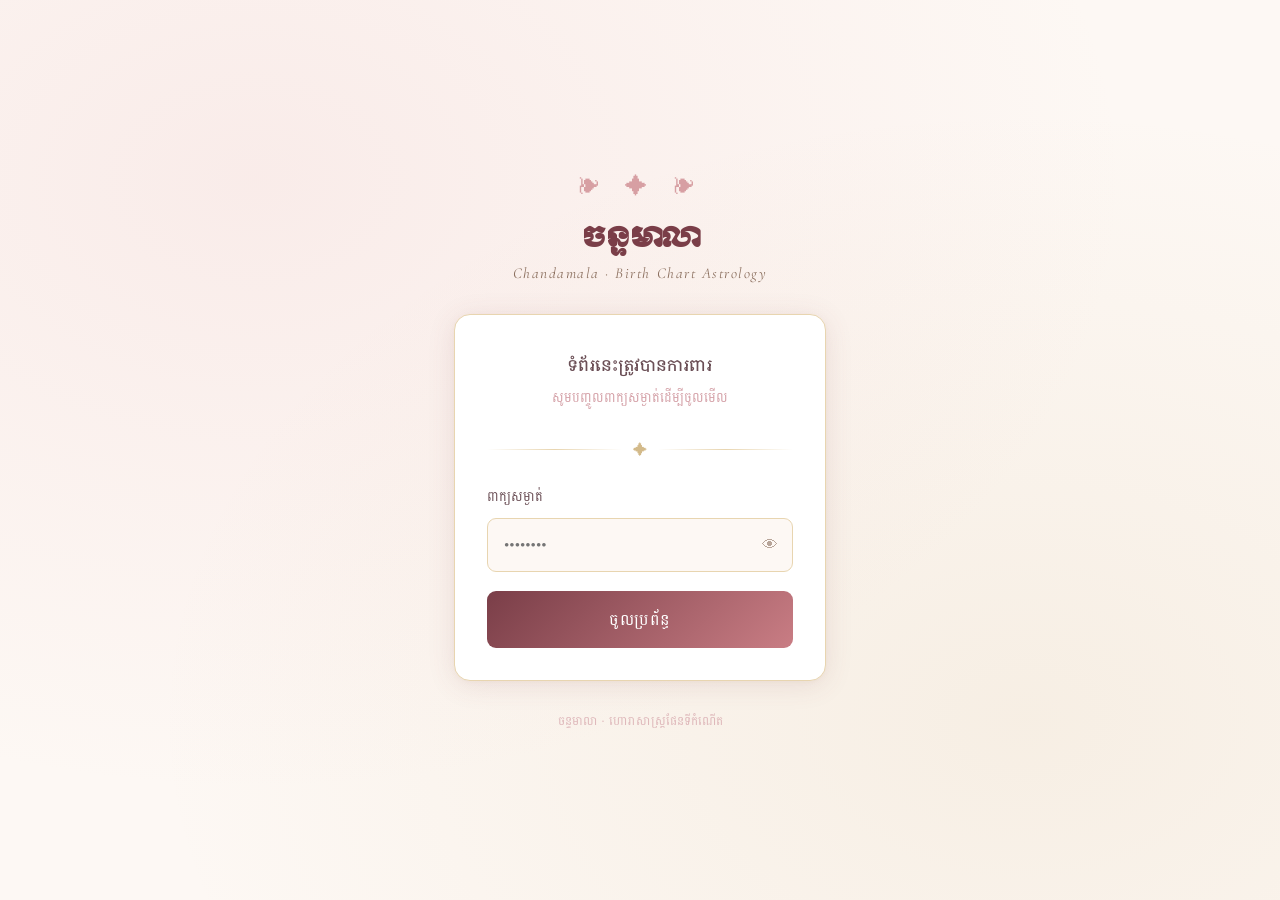
<file: login.html>
<!DOCTYPE html>
<html lang="km">
<head>
<meta charset="UTF-8">
<meta name="viewport" content="width=device-width, initial-scale=1.0">
<title>ចន្ទមាលា — ចូលប្រព័ន្ធ</title>
<link rel="preconnect" href="https://fonts.googleapis.com">
<link rel="preconnect" href="https://fonts.gstatic.com" crossorigin>
<link href="https://fonts.googleapis.com/css2?family=Moul&family=Battambang:wght@300;400;700&family=Noto+Serif+Khmer:wght@300;400;500;600&family=Cormorant+Garamond:ital,wght@0,300;0,400;0,500;1,300;1,400&display=swap" rel="stylesheet">
<link rel="stylesheet" href="login.css">
</head>
<body>

<div class="login-wrap">
  <div class="ornament">❧ ✦ ❧</div>
  <h1 class="site-title">ចន្ទមាលា</h1>
  <p class="site-sub">Chandamala · Birth Chart Astrology</p>

  <div class="card">
    <p class="card-heading">ទំព័រនេះត្រូវបានការពារ</p>
    <p class="card-hint">សូមបញ្ចូលពាក្យសម្ងាត់ដើម្បីចូលមើល</p>

    <div class="divider"><span class="divider-icon">✦</span></div>

    <label for="pw">ពាក្យសម្ងាត់</label>
    <div class="input-wrap">
      <input type="password" id="pw" autocomplete="current-password" placeholder="••••••••" />
      <button class="toggle-pw" type="button" onclick="togglePw()" title="បង្ហាញ/លាក់">👁</button>
    </div>

    <button class="btn" id="loginBtn" onclick="doLogin()">ចូលប្រព័ន្ធ</button>

    <div class="error-msg" id="errMsg">ពាក្យសម្ងាត់មិនត្រឹមត្រូវ។ សូមព្យាយាមម្ដងទៀត។</div>
  </div>

  <p class="footer-note">ចន្ទមាលា · ហោរាសាស្ត្រផែនទីកំណើត</p>
</div>

<script>
  /*
   * PASSWORD SETUP
   * --------------
   * The password is stored as a SHA-256 hash so it is not visible in plain text.
   *
   * To set your password:
   * 1. Open any browser console (F12 → Console).
   * 2. Run:
   *      hashPassword('your_new_password')
   * 3. Copy the printed hash and replace CORRECT_HASH below.
   *
   * Default password: chantmealea2026
   */
  const CORRECT_HASH = "032a1a0fc53e806a628f88b596da764e64e1b2eb9461b82743006b3dc7482b2b";
  // ^ SHA-256 of "chantmealea2026". Replace with hashPassword('your_password') output to change.

  async function sha256(str) {
    const buf = await crypto.subtle.digest('SHA-256', new TextEncoder().encode(str));
    return [...new Uint8Array(buf)].map(x => x.toString(16).padStart(2, '0')).join('');
  }

  // Helper: run hashPassword('yourpassword') in console to get the hash
  window.hashPassword = async function(pw) {
    const h = await sha256(pw);
    console.log('Hash for "' + pw + '":\n' + h);
    return h;
  };

  async function doLogin() {
    const pw = document.getElementById('pw').value;
    if (!pw) return;

    const btn = document.getElementById('loginBtn');
    btn.disabled = true;
    btn.textContent = '...';

    const hash = await sha256(pw);

    if (hash === CORRECT_HASH) {
      sessionStorage.setItem('chandamala_auth', '1');
      window.location.replace('index.html');
    } else {
      document.getElementById('errMsg').classList.add('show');
      btn.disabled = false;
      btn.textContent = 'ចូលប្រព័ន្ធ';
    }
  }

  function togglePw() {
    const el = document.getElementById('pw');
    el.type = el.type === 'password' ? 'text' : 'password';
  }

  document.getElementById('pw').addEventListener('keydown', function(e) {
    if (e.key === 'Enter') doLogin();
    document.getElementById('errMsg').classList.remove('show');
  });
</script>
</body>
</html>
</file>
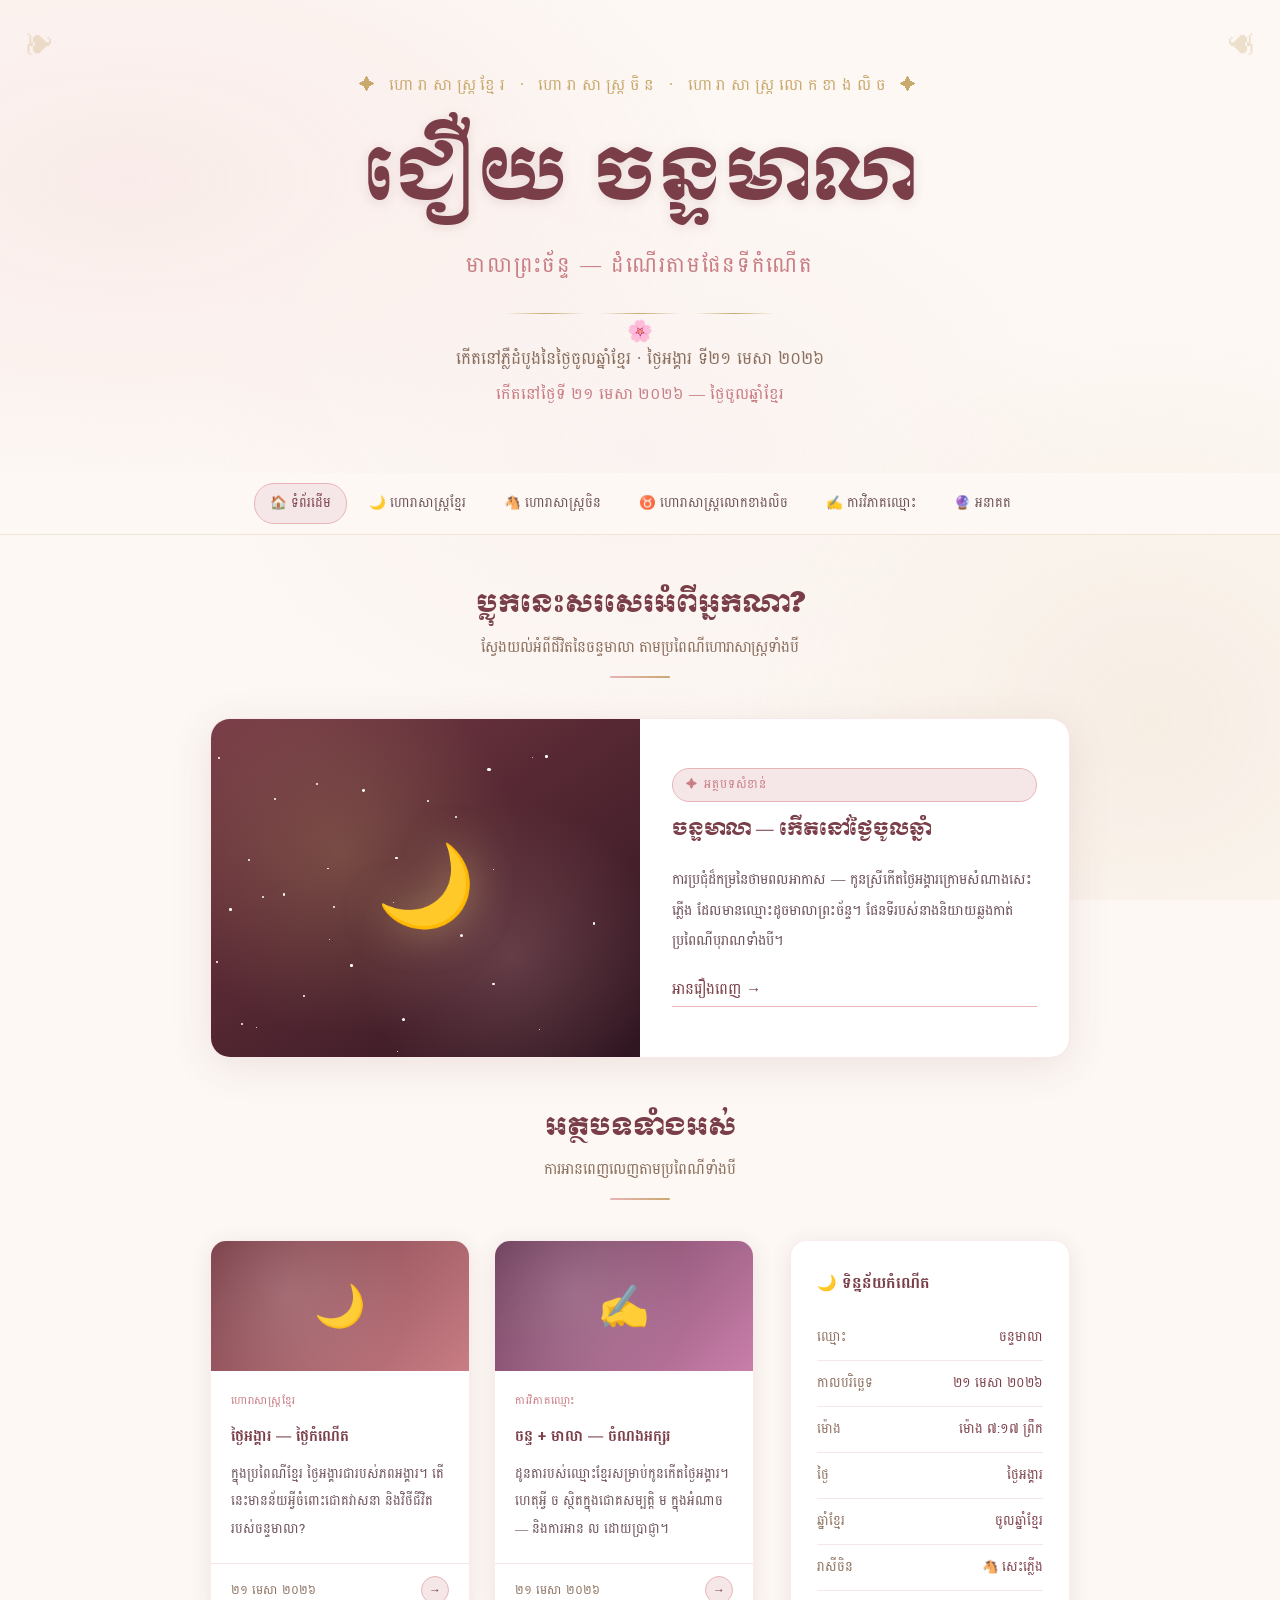
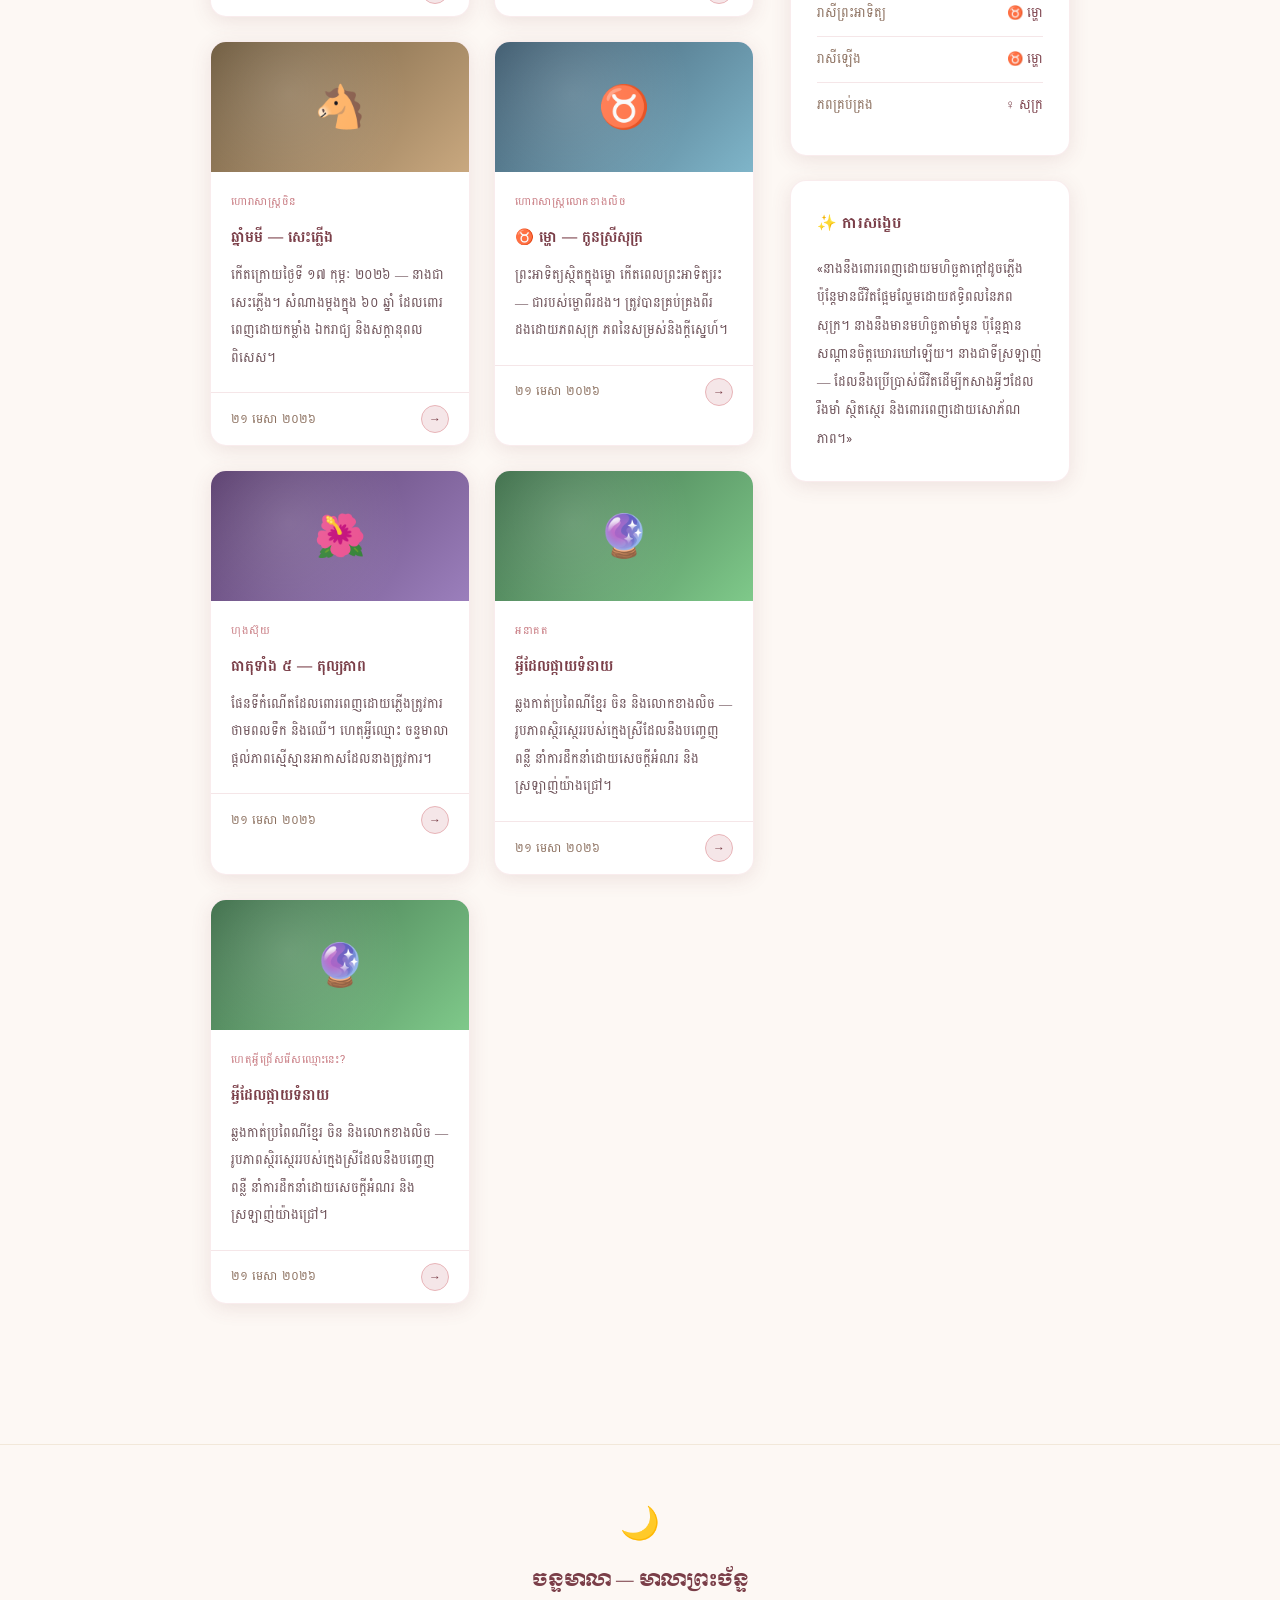
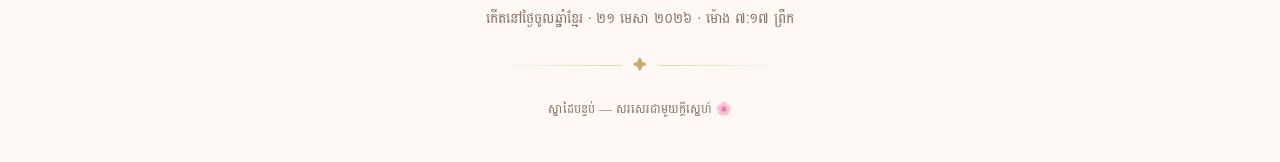
<file: Mealea-Blog.html>
<!DOCTYPE html>
<html lang="km">
<head>
<meta charset="UTF-8">
<meta name="viewport" content="width=device-width, initial-scale=1.0">
<title>ចន្ទមាលា — ហោរាសាស្ត្រផែនទីកំណើត</title>
<link rel="preconnect" href="https://fonts.googleapis.com">
<link rel="preconnect" href="https://fonts.gstatic.com" crossorigin>
<link href="https://fonts.googleapis.com/css2?family=Moul&family=Battambang:wght@300;400;700&family=Noto+Serif+Khmer:wght@300;400;500;600&family=Cormorant+Garamond:ital,wght@0,300;0,400;0,500;1,300;1,400&display=swap" rel="stylesheet">
<style>
  :root {
    --rose:        #e8b4b8;
    --rose-deep:   #c97d84;
    --blush:       #f5e6e8;
    --cream:       #fdf8f4;
    --gold:        #c9a96e;
    --gold-light:  #e8d5b0;
    --brown-soft:  #8b6f5e;
    --maroon:      #7a3e48;
    --lotus:       #d4a0a7;
    --sage:        #a8b5a0;
    --ink:         #3a2a2e;
    --ink-light:   #6b4f56;
    --shadow:      rgba(122,62,72,0.12);
    --kh-body-lh:    2.1;
    --kh-heading-lh: 1.6;
    --kh-small-lh:   1.9;
  }

  * { margin: 0; padding: 0; box-sizing: border-box; }

  body {
    background: var(--cream);
    color: var(--ink);
    font-family: 'Battambang', 'Noto Serif Khmer', sans-serif;
    font-weight: 400;
    overflow-x: hidden;
    -webkit-font-smoothing: antialiased;
    text-rendering: optimizeLegibility;
  }

  body::before {
    content: '';
    position: fixed;
    inset: 0;
    background:
      radial-gradient(ellipse 80% 60% at 10% 20%, rgba(232,180,184,0.18) 0%, transparent 60%),
      radial-gradient(ellipse 60% 80% at 90% 80%, rgba(201,169,110,0.12) 0%, transparent 55%),
      radial-gradient(ellipse 50% 50% at 50% 50%, rgba(245,230,232,0.3) 0%, transparent 70%);
    pointer-events: none;
    z-index: 0;
  }

  header {
    position: relative;
    text-align: center;
    padding: 70px 20px 60px;
    overflow: hidden;
    z-index: 1;
  }

  .header-ornament {
    font-size: 1rem;
    letter-spacing: 0.3em;
    color: var(--gold);
    font-family: 'Battambang', serif;
    margin-bottom: 20px;
    animation: fadeDown 1s ease both;
    line-height: var(--kh-small-lh);
  }

  .blog-title-khmer {
    font-family: 'Moul', 'Noto Serif Khmer', serif;
    font-size: clamp(2.4rem, 7vw, 4.5rem);
    font-weight: 400;
    color: var(--maroon);
    line-height: var(--kh-heading-lh);
    animation: fadeDown 1s 0.15s ease both;
    letter-spacing: 0.04em;
    text-shadow: 0 2px 12px rgba(122,62,72,0.15);
  }

  .blog-title-sub {
    font-family: 'Battambang', serif;
    font-size: clamp(0.95rem, 2.5vw, 1.3rem);
    color: var(--rose-deep);
    margin-top: 10px;
    letter-spacing: 0.08em;
    animation: fadeDown 1s 0.3s ease both;
    line-height: var(--kh-small-lh);
  }

  .header-divider {
    display: flex;
    align-items: center;
    justify-content: center;
    gap: 14px;
    margin: 28px auto;
    animation: fadeDown 1s 0.45s ease both;
  }

  .header-divider span {
    height: 1px;
    width: 80px;
    background: linear-gradient(90deg, transparent, var(--gold), transparent);
  }

  .lotus-icon { color: var(--rose-deep); font-size: 1.3rem; }

  .tagline {
    font-family: 'Battambang', serif;
    font-size: clamp(0.88rem, 2vw, 1.05rem);
    color: var(--brown-soft);
    max-width: 560px;
    margin: 0 auto;
    line-height: var(--kh-body-lh);
    animation: fadeDown 1s 0.6s ease both;
  }

  .petals { position: absolute; top: 0; left: 0; right: 0; bottom: 0; pointer-events: none; overflow: hidden; }
  .petal { position: absolute; width: 10px; height: 14px; border-radius: 50% 50% 50% 0; opacity: 0; animation: fall linear infinite; }
  @keyframes fall { 0% { transform: translateY(-20px) rotate(0deg); opacity: 0.6; } 100% { transform: translateY(100vh) rotate(360deg); opacity: 0; } }
  .petal:nth-child(1) { left:8%;  background:var(--rose);       width:8px;  height:11px; animation-duration:9s;  animation-delay:0s;  }
  .petal:nth-child(2) { left:22%; background:var(--lotus);      width:10px; height:14px; animation-duration:12s; animation-delay:2s;  }
  .petal:nth-child(3) { left:40%; background:var(--gold-light); width:7px;  height:10px; animation-duration:8s;  animation-delay:4s;  }
  .petal:nth-child(4) { left:60%; background:var(--rose);       width:9px;  height:13px; animation-duration:11s; animation-delay:1s;  }
  .petal:nth-child(5) { left:78%; background:var(--lotus);      width:6px;  height:9px;  animation-duration:10s; animation-delay:3s;  }
  .petal:nth-child(6) { left:90%; background:var(--gold-light); width:8px;  height:12px; animation-duration:13s; animation-delay:5s;  }

  nav {
    position: sticky; top: 0; z-index: 100;
    background: rgba(253,248,244,0.93);
    backdrop-filter: blur(14px);
    border-bottom: 1px solid rgba(201,169,110,0.25);
    display: flex; justify-content: center; gap: 6px;
    padding: 10px 20px; flex-wrap: wrap;
  }

  nav a {
    font-family: 'Battambang', 'Noto Serif Khmer', sans-serif;
    font-size: 0.84rem;
    color: var(--ink-light);
    text-decoration: none;
    padding: 7px 15px;
    border-radius: 20px;
    border: 1px solid transparent;
    transition: all 0.3s;
    white-space: nowrap;
    line-height: var(--kh-small-lh);
  }

  nav a:hover, nav a.active {
    background: var(--blush);
    border-color: var(--rose);
    color: var(--maroon);
  }

  main { position: relative; z-index: 1; max-width: 900px; margin: 0 auto; padding: 50px 20px 80px; }

  .section-label { text-align: center; margin-bottom: 40px; }

  .section-label h2 {
    font-family: 'Moul', 'Noto Serif Khmer', serif;
    font-size: 1.55rem; color: var(--maroon); font-weight: 400;
    line-height: var(--kh-heading-lh);
  }

  .section-label p {
    font-family: 'Battambang', serif;
    color: var(--brown-soft); margin-top: 8px;
    font-size: 0.95rem; line-height: var(--kh-small-lh);
  }

  .section-line { width: 60px; height: 2px; background: linear-gradient(90deg, var(--rose), var(--gold)); margin: 14px auto 0; border-radius: 2px; }

  .featured-post {
    background: white; border-radius: 20px; overflow: hidden;
    box-shadow: 0 8px 40px var(--shadow); margin-bottom: 50px;
    display: grid; grid-template-columns: 1fr 1fr; min-height: 340px;
    animation: fadeUp 0.8s 0.2s ease both;
    border: 1px solid rgba(232,180,184,0.3); cursor: pointer;
  }
  @media (max-width: 640px) { .featured-post { grid-template-columns: 1fr; } }

  .featured-visual {
    background: linear-gradient(145deg, var(--maroon) 0%, #5a2a35 40%, #2e1520 100%);
    position: relative; display: flex; align-items: center;
    justify-content: center; min-height: 260px; overflow: hidden;
  }
  .featured-visual::before {
    content: ''; position: absolute; inset: 0;
    background: radial-gradient(circle at 30% 40%, rgba(201,169,110,0.25) 0%, transparent 50%),
                radial-gradient(circle at 70% 70%, rgba(232,180,184,0.2) 0%, transparent 40%);
  }

  .moon-symbol { font-size: 5rem; position: relative; z-index: 1; filter: drop-shadow(0 0 20px rgba(201,169,110,0.6)); animation: glow 3s ease-in-out infinite alternate; }
  @keyframes glow { from { filter: drop-shadow(0 0 15px rgba(201,169,110,0.4)); } to { filter: drop-shadow(0 0 30px rgba(201,169,110,0.8)); } }

  .star-field { position: absolute; inset: 0; overflow: hidden; }
  .star { position: absolute; background: white; border-radius: 50%; animation: twinkle ease-in-out infinite alternate; }
  @keyframes twinkle { from { opacity: 0.2; transform: scale(1); } to { opacity: 1; transform: scale(1.4); } }

  .featured-content { padding: 36px 32px; display: flex; flex-direction: column; justify-content: center; }

  .post-tag {
    display: inline-block; font-size: 0.72rem; letter-spacing: 0.08em;
    color: var(--rose-deep); background: var(--blush); border: 1px solid var(--rose);
    padding: 5px 13px; border-radius: 20px; margin-bottom: 14px;
    font-family: 'Battambang', sans-serif; line-height: var(--kh-small-lh);
  }

  .featured-content h3 {
    font-family: 'Moul', 'Noto Serif Khmer', serif;
    font-size: 1.1rem; color: var(--maroon);
    line-height: var(--kh-heading-lh); margin-bottom: 6px; font-weight: 400;
  }

  .featured-content p {
    font-size: 0.9rem; line-height: var(--kh-body-lh);
    color: var(--ink-light); margin: 14px 0 20px;
    font-family: 'Battambang', serif;
  }

  .read-btn {
    display: inline-flex; align-items: center; gap: 8px;
    font-family: 'Battambang', serif; font-size: 0.95rem;
    color: var(--maroon); text-decoration: none;
    border-bottom: 1px solid var(--rose); padding-bottom: 2px;
    transition: all 0.3s; cursor: pointer; background: none;
    border-top: none; border-left: none; border-right: none;
    line-height: var(--kh-small-lh);
  }
  .read-btn:hover { color: var(--rose-deep); border-color: var(--rose-deep); gap: 12px; }

  .posts-grid { display: grid; grid-template-columns: repeat(auto-fill, minmax(260px, 1fr)); gap: 24px; margin-bottom: 60px; }

  .post-card {
    background: white; border-radius: 16px; overflow: hidden;
    box-shadow: 0 4px 20px var(--shadow); border: 1px solid rgba(232,180,184,0.25);
    transition: transform 0.3s, box-shadow 0.3s; cursor: pointer;
    animation: fadeUp 0.6s ease both;
  }
  .post-card:nth-child(1) { animation-delay: 0.1s; }
  .post-card:nth-child(2) { animation-delay: 0.2s; }
  .post-card:nth-child(3) { animation-delay: 0.3s; }
  .post-card:nth-child(4) { animation-delay: 0.4s; }
  .post-card:nth-child(5) { animation-delay: 0.5s; }
  .post-card:nth-child(6) { animation-delay: 0.6s; }
  .post-card:hover { transform: translateY(-5px); box-shadow: 0 12px 36px rgba(122,62,72,0.18); }

  .card-visual { height: 130px; position: relative; display: flex; align-items: center; justify-content: center; font-size: 2.6rem; overflow: hidden; }
  .cv-1 { background: linear-gradient(135deg, #7a3e48 0%, #c97d84 100%); }
  .cv-2 { background: linear-gradient(135deg, #5a3e6e 0%, #9b7fbc 100%); }
  .cv-3 { background: linear-gradient(135deg, #3e5a6e 0%, #7fb5c9 100%); }
  .cv-4 { background: linear-gradient(135deg, #6e5a3e 0%, #c9a87f 100%); }
  .cv-5 { background: linear-gradient(135deg, #3e6e4a 0%, #7fc98a 100%); }
  .cv-6 { background: linear-gradient(135deg, #6e3e5a 0%, #c97faa 100%); }
  .card-visual::after { content: ''; position: absolute; inset: 0; background: radial-gradient(circle at 30% 40%, rgba(255,255,255,0.15) 0%, transparent 60%); }

  .card-body { padding: 20px; }
  .card-tag { font-size: 0.68rem; letter-spacing: 0.06em; color: var(--rose-deep); font-family: 'Battambang', sans-serif; margin-bottom: 10px; line-height: var(--kh-small-lh); }
  .card-body h4 { font-family: 'Battambang', 'Noto Serif Khmer', serif; font-size: 0.95rem; color: var(--maroon); line-height: var(--kh-small-lh); margin-bottom: 4px; font-weight: 700; }
  .card-body p { font-size: 0.82rem; color: var(--ink-light); line-height: var(--kh-body-lh); margin-top: 10px; font-family: 'Battambang', serif; }

  .card-footer { display: flex; align-items: center; justify-content: space-between; padding: 12px 20px; border-top: 1px solid var(--blush); }
  .card-date { font-size: 0.72rem; color: var(--brown-soft); font-family: 'Battambang', serif; }
  .card-arrow { width: 28px; height: 28px; border-radius: 50%; background: var(--blush); border: 1px solid var(--rose); display: flex; align-items: center; justify-content: center; font-size: 0.75rem; color: var(--maroon); transition: all 0.3s; }
  .post-card:hover .card-arrow { background: var(--rose); color: white; }

  .article-overlay { display: none; position: fixed; inset: 0; z-index: 200; background: rgba(58,42,46,0.5); backdrop-filter: blur(4px); animation: fadeIn 0.3s ease; }
  .article-overlay.open { display: flex; align-items: flex-start; justify-content: center; padding: 30px 20px; overflow-y: auto; }

  .article-box { background: var(--cream); border-radius: 24px; max-width: 700px; width: 100%; overflow: hidden; box-shadow: 0 20px 80px rgba(58,42,46,0.3); animation: slideUp 0.4s ease; margin: auto; }
  @keyframes slideUp { from { transform: translateY(40px); opacity: 0; } to { transform: translateY(0); opacity: 1; } }

  .article-hero { height: 200px; display: flex; align-items: center; justify-content: center; font-size: 4rem; position: relative; overflow: hidden; }
  .article-hero::after { content: ''; position: absolute; inset: 0; background: radial-gradient(circle at 30% 40%, rgba(255,255,255,0.15), transparent 60%); }

  .article-close { position: absolute; top: 16px; right: 16px; width: 36px; height: 36px; border-radius: 50%; background: rgba(255,255,255,0.2); border: none; color: white; font-size: 1.1rem; cursor: pointer; display: flex; align-items: center; justify-content: center; z-index: 10; transition: background 0.3s; }
  .article-close:hover { background: rgba(255,255,255,0.35); }

  .article-content { padding: 36px 40px 50px; }
  @media (max-width: 500px) { .article-content { padding: 24px 22px 40px; } }

  .article-tag { display: inline-block; font-size: 0.72rem; letter-spacing: 0.08em; color: var(--rose-deep); background: var(--blush); border: 1px solid var(--rose); padding: 5px 13px; border-radius: 20px; margin-bottom: 14px; font-family: 'Battambang', sans-serif; line-height: var(--kh-small-lh); }

  .article-content h2 { font-family: 'Moul', 'Noto Serif Khmer', serif; font-size: 1.45rem; color: var(--maroon); line-height: var(--kh-heading-lh); margin-bottom: 8px; font-weight: 400; }
  .article-content h2 em { display: block; font-family: 'Battambang', serif; font-style: normal; font-size: 1rem; color: var(--brown-soft); margin-top: 6px; line-height: var(--kh-small-lh); }

  .article-meta { font-family: 'Battambang', serif; font-size: 0.88rem; color: var(--brown-soft); margin: 12px 0 24px; display: flex; align-items: center; gap: 10px; line-height: var(--kh-small-lh); }
  .article-meta::before, .article-meta::after { content: ''; flex: 1; height: 1px; background: linear-gradient(90deg, transparent, var(--gold-light)); }
  .article-meta::after { background: linear-gradient(90deg, var(--gold-light), transparent); }

  .article-body { font-size: 0.93rem; line-height: var(--kh-body-lh); color: var(--ink); font-family: 'Battambang', 'Noto Serif Khmer', serif; }
  .article-body p { margin-bottom: 18px; }
  .article-body h3 { font-family: 'Battambang', 'Noto Serif Khmer', serif; font-size: 1.05rem; font-weight: 700; color: var(--maroon); margin: 28px 0 12px; padding-left: 14px; border-left: 3px solid var(--rose); line-height: var(--kh-heading-lh); }
  .article-body .highlight-box { background: linear-gradient(135deg, var(--blush), rgba(201,169,110,0.1)); border: 1px solid rgba(232,180,184,0.5); border-radius: 12px; padding: 18px 22px; margin: 22px 0; font-family: 'Battambang', serif; font-size: 1rem; color: var(--maroon); line-height: var(--kh-body-lh); }
  .article-body table { width: 100%; border-collapse: collapse; margin: 20px 0; font-size: 0.85rem; }
  .article-body th { background: var(--blush); color: var(--maroon); font-family: 'Battambang', serif; font-weight: 700; padding: 10px 14px; text-align: left; border-bottom: 2px solid var(--rose); line-height: var(--kh-small-lh); }
  .article-body td { padding: 10px 14px; border-bottom: 1px solid rgba(232,180,184,0.3); color: var(--ink-light); vertical-align: top; line-height: var(--kh-small-lh); }
  .article-body tr:last-child td { border-bottom: none; }

  .sidebar-widget { background: white; border-radius: 16px; padding: 28px 26px; box-shadow: 0 4px 20px var(--shadow); border: 1px solid rgba(232,180,184,0.25); margin-bottom: 24px; }
  .widget-title { font-family: 'Battambang', 'Noto Serif Khmer', serif; font-size: 0.98rem; font-weight: 700; color: var(--maroon); margin-bottom: 16px; display: flex; align-items: center; gap: 8px; line-height: var(--kh-small-lh); }
  .birth-stat { display: flex; justify-content: space-between; align-items: center; padding: 10px 0; border-bottom: 1px solid var(--blush); font-size: 0.82rem; gap: 8px; }
  .birth-stat:last-child { border-bottom: none; }
  .stat-label { color: var(--brown-soft); font-family: 'Battambang', serif; flex-shrink: 0; line-height: var(--kh-small-lh); }
  .stat-value { color: var(--maroon); font-family: 'Battambang', 'Noto Serif Khmer', serif; font-size: 0.82rem; text-align: right; line-height: var(--kh-small-lh); }

  .content-grid { display: grid; grid-template-columns: 1fr 280px; gap: 36px; align-items: start; }
  @media (max-width: 720px) { .content-grid { grid-template-columns: 1fr; } }

  .inline-article { background: white; border-radius: 20px; padding: 36px 40px; box-shadow: 0 4px 20px var(--shadow); border: 1px solid rgba(232,180,184,0.25); max-width: 680px; margin: 0 auto; font-size: 0.93rem; line-height: var(--kh-body-lh); color: var(--ink); font-family: 'Battambang', 'Noto Serif Khmer', serif; }
  @media (max-width: 500px) { .inline-article { padding: 24px 20px; } }
  .inline-article h2 { font-family: 'Moul', 'Noto Serif Khmer', serif; font-size: 1.45rem; color: var(--maroon); margin: 16px 0 6px; font-weight: 400; line-height: var(--kh-heading-lh); }
  .inline-article h3 { font-family: 'Battambang', 'Noto Serif Khmer', serif; font-size: 1.05rem; font-weight: 700; color: var(--maroon); margin: 26px 0 10px; padding-left: 14px; border-left: 3px solid var(--rose); line-height: var(--kh-heading-lh); }
  .inline-article p { margin-bottom: 16px; line-height: var(--kh-body-lh); }
  .inline-article .highlight-box { background: linear-gradient(135deg, var(--blush), rgba(201,169,110,0.1)); border: 1px solid rgba(232,180,184,0.5); border-radius: 12px; padding: 18px 22px; margin: 22px 0; font-family: 'Battambang', serif; font-size: 0.98rem; color: var(--maroon); line-height: var(--kh-body-lh); }
  .inline-article table { width: 100%; border-collapse: collapse; font-size: 0.84rem; margin: 16px 0; }
  .inline-article th { background: var(--blush); color: var(--maroon); padding: 10px 14px; text-align: left; border-bottom: 2px solid var(--rose); font-family: 'Battambang', serif; font-weight: 700; line-height: var(--kh-small-lh); }
  .inline-article td { padding: 10px 14px; border-bottom: 1px solid rgba(232,180,184,0.3); color: var(--ink-light); vertical-align: top; line-height: var(--kh-small-lh); }
  .inline-article tr:last-child td { border-bottom: none; }
  .inline-subtitle { font-family: 'Battambang', serif; color: var(--brown-soft); margin-bottom: 24px; font-size: 0.95rem; line-height: var(--kh-small-lh); }

  footer { position: relative; z-index: 1; text-align: center; padding: 50px 20px 40px; border-top: 1px solid rgba(201,169,110,0.2); }
  .footer-moon { font-size: 2rem; margin-bottom: 14px; animation: glow 3s ease-in-out infinite alternate; }
  .footer-title { font-family: 'Moul', 'Noto Serif Khmer', serif; font-size: 1.1rem; font-weight: 400; color: var(--maroon); margin-bottom: 10px; line-height: var(--kh-heading-lh); }
  .footer-sub { font-family: 'Battambang', serif; color: var(--brown-soft); font-size: 0.9rem; line-height: var(--kh-small-lh); }
  .footer-divider { display: flex; align-items: center; justify-content: center; gap: 12px; margin: 20px auto; max-width: 300px; }
  .footer-divider span:first-child, .footer-divider span:last-child { flex: 1; height: 1px; background: linear-gradient(90deg, transparent, var(--gold-light)); }
  .footer-divider span:last-child { background: linear-gradient(90deg, var(--gold-light), transparent); }
  .footer-copy { font-size: 0.78rem; color: var(--brown-soft); font-family: 'Battambang', serif; line-height: var(--kh-small-lh); }

  @keyframes fadeDown { from { opacity: 0; transform: translateY(-18px); } to { opacity: 1; transform: translateY(0); } }
  @keyframes fadeUp { from { opacity: 0; transform: translateY(22px); } to { opacity: 1; transform: translateY(0); } }
  @keyframes fadeIn { from { opacity: 0; } to { opacity: 1; } }

  .kh-moul { font-family: 'Moul', 'Noto Serif Khmer', serif; font-weight: 400; line-height: var(--kh-heading-lh); }

  .ornament-tl, .ornament-tr { position: absolute; top: 20px; font-size: 1.8rem; color: rgba(201,169,110,0.3); pointer-events: none; }
  .ornament-tl { left: 24px; }
  .ornament-tr { right: 24px; transform: scaleX(-1); }
</style>
</head>
<body>

<div class="petals">
  <div class="petal"></div><div class="petal"></div><div class="petal"></div>
  <div class="petal"></div><div class="petal"></div><div class="petal"></div>
</div>

<header>
  <div class="ornament-tl">❧</div>
  <div class="ornament-tr">❧</div>
  <div class="header-ornament">✦ ហោរាសាស្ត្រខ្មែរ · ហោរាសាស្ត្រចិន · ហោរាសាស្ត្រលោកខាងលិច ✦</div>
  <h1 class="blog-title-khmer">ជឿយ ចន្ទមាលា</h1>
  <p class="blog-title-sub">មាលាព្រះច័ន្ទ — ដំណើរតាមផែនទីកំណើត</p>
  <div class="header-divider">
    <span></span>
    <span class="lotus-icon">🌸</span>
    <span></span>
  </div>
  <p class="tagline">
    កើតនៅភ្លឺដំបូងនៃថ្ងៃចូលឆ្នាំខ្មែរ · ថ្ងៃអង្គារ ទី២១ មេសា ២០២៦<br>
    <span style="font-size:0.95em;color:var(--rose-deep)">កើតនៅថ្ងៃទី ២១ មេសា ២០២៦ — ថ្ងៃចូលឆ្នាំខ្មែរ</span>
  </p>
</header>

<nav>
  <a href="#" class="active" onclick="showSection('home',this)">🏠 ទំព័រដើម</a>
  <a href="#" onclick="showSection('khmer',this)">🌙 ហោរាសាស្ត្រខ្មែរ</a>
  <a href="#" onclick="showSection('chinese',this)">🐴 ហោរាសាស្ត្រចិន</a>
  <a href="#" onclick="showSection('western',this)">♉ ហោរាសាស្ត្រលោកខាងលិច</a>
  <a href="#" onclick="showSection('name',this)">✍️ ការវិភាគឈ្មោះ</a>
  <a href="#" onclick="showSection('future',this)">🔮 អនាគត</a>
</nav>

<main id="main-content">

  <!-- ទំព័រដើម -->
  <div id="section-home">
    <div class="section-label">
      <h2>ប្លុកនេះសរសេរអំពីអ្នកណា?</h2>
      <p>ស្វែងយល់អំពីជីវិតនៃចន្ទមាលា តាមប្រពៃណីហោរាសាស្ត្រទាំងបី</p>
      <div class="section-line"></div>
    </div>

    <div class="featured-post" onclick="openArticle('birth')">
      <div class="featured-visual">
        <div class="star-field" id="stars"></div>
        <div class="moon-symbol">🌙</div>
      </div>
      <div class="featured-content">
        <span class="post-tag">✦ អត្ថបទសំខាន់</span>
        <h3>ចន្ទមាលា — កើតនៅថ្ងៃចូលឆ្នាំ</h3>
        <p>ការប្រជុំដ៏កម្រនៃថាមពលអាកាស — កូនស្រីកើតថ្ងៃអង្គារក្រោមសំណាងសេះភ្លើង ដែលមានឈ្មោះដូចមាលាព្រះច័ន្ទ។ ផែនទីរបស់នាងនិយាយឆ្លងកាត់ប្រពៃណីបុរាណទាំងបី។</p>
        <button class="read-btn">អានរឿងពេញ →</button>
      </div>
    </div>

    <div class="section-label">
      <h2>អត្ថបទទាំងអស់</h2>
      <p>ការអានពេញលេញតាមប្រពៃណីទាំងបី</p>
      <div class="section-line"></div>
    </div>

    <div class="content-grid">
      <div class="posts-grid">

        <div class="post-card" onclick="openArticle('khmer')">
          <div class="card-visual cv-1">🌙</div>
          <div class="card-body">
            <div class="card-tag">ហោរាសាស្ត្រខ្មែរ</div>
            <h4>ថ្ងៃអង្គារ — ថ្ងៃកំណើត</h4>
            <p>ក្នុងប្រពៃណីខ្មែរ ថ្ងៃអង្គារជារបស់ភពអង្គារ។ តើនេះមានន័យអ្វីចំពោះជោគវាសនា និងវិថីជីវិតរបស់ចន្ទមាលា?</p>
          </div>
          <div class="card-footer">
            <span class="card-date">២១ មេសា ២០២៦</span>
            <span class="card-arrow">→</span>
          </div>
        </div>

        <div class="post-card" onclick="openArticle('name')">
          <div class="card-visual cv-6">✍️</div>
          <div class="card-body">
            <div class="card-tag">ការវិភាគឈ្មោះ</div>
            <h4>ចន្ទ + មាលា — ចំណងអក្សរ</h4>
            <p>ដូនតារបស់ឈ្មោះខ្មែរសម្រាប់កូនកើតថ្ងៃអង្គារ។ ហេតុអ្វី ច ស្ថិតក្នុងជោគសម្បត្តិ ម ក្នុងអំណាច — និងការអាន ល ដោយប្រាជ្ញា។</p>
          </div>
          <div class="card-footer">
            <span class="card-date">២១ មេសា ២០២៦</span>
            <span class="card-arrow">→</span>
          </div>
        </div>

        <div class="post-card" onclick="openArticle('chinese')">
          <div class="card-visual cv-4">🐴</div>
          <div class="card-body">
            <div class="card-tag">ហោរាសាស្ត្រចិន</div>
            <h4>ឆ្នាំមមី — សេះភ្លើង</h4>
            <p>កើតក្រោយថ្ងៃទី ១៧ កុម្ភៈ ២០២៦ — នាងជាសេះភ្លើង។ សំណាងម្តងក្នុង ៦០ ឆ្នាំ ដែលពោរពេញដោយកម្លាំង ឯករាជ្យ និងសក្តានុពលពិសេស។</p>
          </div>
          <div class="card-footer">
            <span class="card-date">២១ មេសា ២០២៦</span>
            <span class="card-arrow">→</span>
          </div>
        </div>

        <div class="post-card" onclick="openArticle('western')">
          <div class="card-visual cv-3">♉</div>
          <div class="card-body">
            <div class="card-tag">ហោរាសាស្ត្រលោកខាងលិច</div>
            <h4>♉ ម្ហោ — កូនស្រីសុក្រ</h4>
            <p>ព្រះអាទិត្យស្ថិតក្នុងម្ហោ កើតពេលព្រះអាទិត្យរះ — ជារបស់ម្ហោពីរដង។ ត្រូវបានគ្រប់គ្រងពីរដងដោយភពសុក្រ ភពនៃសម្រស់និងក្តីស្នេហ៍។</p>
          </div>
          <div class="card-footer">
            <span class="card-date">២១ មេសា ២០២៦</span>
            <span class="card-arrow">→</span>
          </div>
        </div>

        <div class="post-card" onclick="openArticle('fengshui')">
          <div class="card-visual cv-2">🌺</div>
          <div class="card-body">
            <div class="card-tag">ហុងស៊ុយ</div>
            <h4>ធាតុទាំង ៥ — តុល្យភាព</h4>
            <p>ផែនទីកំណើតដែលពោរពេញដោយភ្លើងត្រូវការថាមពលទឹក និងឈើ។ ហេតុអ្វីឈ្មោះ ចន្ទមាលា ផ្ដល់ភាពស្មើស្មានអាកាសដែលនាងត្រូវការ។</p>
          </div>
          <div class="card-footer">
            <span class="card-date">២១ មេសា ២០២៦</span>
            <span class="card-arrow">→</span>
          </div>
        </div>

        <div class="post-card" onclick="openArticle('future')">
          <div class="card-visual cv-5">🔮</div>
          <div class="card-body">
            <div class="card-tag">អនាគត</div>
            <h4>អ្វីដែលផ្កាយទំនាយ</h4>
            <p>ឆ្លងកាត់ប្រពៃណីខ្មែរ ចិន និងលោកខាងលិច — រូបភាពស្ថិរស្ថេររបស់ក្មេងស្រីដែលនឹងបញ្ចេញពន្លឺ នាំការដឹកនាំដោយសេចក្ដីអំណរ និងស្រឡាញ់យ៉ាងជ្រៅ។</p>
          </div>
          <div class="card-footer">
            <span class="card-date">២១ មេសា ២០២៦</span>
            <span class="card-arrow">→</span>
          </div>
        </div>

        <div class="post-card" onclick="openArticle('why_this_name')">
          <div class="card-visual cv-5">🔮</div>
          <div class="card-body">
            <div class="card-tag">ហេតុអ្វីជ្រើសរើសឈ្មោះនេះ?</div>
            <h4>អ្វីដែលផ្កាយទំនាយ</h4>
            <p>ឆ្លងកាត់ប្រពៃណីខ្មែរ ចិន និងលោកខាងលិច — រូបភាពស្ថិរស្ថេររបស់ក្មេងស្រីដែលនឹងបញ្ចេញពន្លឺ នាំការដឹកនាំដោយសេចក្ដីអំណរ និងស្រឡាញ់យ៉ាងជ្រៅ។</p>
          </div>
          <div class="card-footer">
            <span class="card-date">២១ មេសា ២០២៦</span>
            <span class="card-arrow">→</span>
          </div>
        </div>

      </div>

      <aside>
        <div class="sidebar-widget">
          <div class="widget-title">🌙 ទិន្នន័យកំណើត</div>
          <div class="birth-stat">
            <span class="stat-label">ឈ្មោះ</span>
            <span class="stat-value">ចន្ទមាលា</span>
          </div>
          <div class="birth-stat">
            <span class="stat-label">កាលបរិច្ឆេទ</span>
            <span class="stat-value">២១ មេសា ២០២៦</span>
          </div>
          <div class="birth-stat">
            <span class="stat-label">ម៉ោង</span>
            <span class="stat-value">ម៉ោង ៧:១៧ ព្រឹក</span>
          </div>
          <div class="birth-stat">
            <span class="stat-label">ថ្ងៃ</span>
            <span class="stat-value">ថ្ងៃអង្គារ</span>
          </div>
          <div class="birth-stat">
            <span class="stat-label">ឆ្នាំខ្មែរ</span>
            <span class="stat-value">ចូលឆ្នាំខ្មែរ</span>
          </div>
          <div class="birth-stat">
            <span class="stat-label">រាសីចិន</span>
            <span class="stat-value">🐴 សេះភ្លើង</span>
          </div>
          <div class="birth-stat">
            <span class="stat-label">រាសីព្រះអាទិត្យ</span>
            <span class="stat-value">♉ ម្ហោ</span>
          </div>
          <div class="birth-stat">
            <span class="stat-label">រាសីឡើង</span>
            <span class="stat-value">♉ ម្ហោ</span>
          </div>
          <div class="birth-stat">
            <span class="stat-label">ភពគ្រប់គ្រង</span>
            <span class="stat-value">♀ សុក្រ</span>
          </div>
        </div>

        <div class="sidebar-widget">
          <div class="widget-title">✨ ការសង្ខេប</div>
          <p style="font-size:0.84rem;line-height:var(--kh-body-lh);color:var(--ink-light);font-family:'Battambang',serif">
            «នាងនឹងពោរពេញដោយមហិច្ឆតាក្តៅដូចភ្លើង ប៉ុន្តែមានជីវិតផ្អែមល្ហែមដោយឥទ្ធិពលនៃភពសុក្រ។ នាងនឹងមានមហិច្ឆតាមាំមួន ប៉ុន្តែគ្មានសណ្តានចិត្តឃោរឃៅឡើយ។ នាងជាទីស្រឡាញ់ — ដែលនឹងប្រើប្រាស់ជីវិតដើម្បីកសាងអ្វីៗដែលរឹងមាំ ស្ថិតស្ថេរ និងពោរពេញដោយសោភ័ណភាព។»
          </p>
        </div>
      </aside>
    </div>
  </div>

  <!-- ហោរាសាស្ត្រខ្មែរ -->
  <div id="section-khmer" style="display:none">
    <div class="section-label">
      <h2>ហោរាសាស្ត្រខ្មែរ</h2>
      <p>ថ្ងៃអង្គារ — ថ្ងៃកំណើត</p>
      <div class="section-line"></div>
    </div>
    <div class="inline-article">
      <span class="post-tag">ហោរាសាស្ត្រខ្មែរ</span>
      <h2>ថ្ងៃអង្គារ — ថ្ងៃកំណើត</h2>
      <p class="inline-subtitle">កើតក្រោមភពអង្គារ</p>
      <p>ក្នុងប្រពៃណីហោរសាស្ត្រខ្មែរ ថ្ងៃនីមួយៗក្នុងសប្ដាហ៍ត្រូវគ្រប់គ្រងដោយទេវភព។ ថ្ងៃអង្គារជារបស់ <strong>ភពអង្គារ</strong> ដែលបានមកពីសំស្ក្រឹតថា <em>aṅgāra</em> មានន័យថាទាំង «ថ្ងៃអង្គារ» និង «ភពក្រហម»។</p>
      <h3>បុគ្គលិកលក្ខណៈ</h3>
      <p>កូនកើតថ្ងៃអង្គារត្រូវគេស្គាល់ថាមាន <strong>ចិត្ដក្លៀវក្លា ថាមពលភ្លើង ការពារ និងស្មោះត្រង់ចំពោះអ្នកជិតស្និទ្ធ</strong>។ ឥទ្ធិពលអង្គារធ្វើឱ្យពួកគេហ៊ានហ៊ានដោយធម្មជាតិ — ពួកគេមិនងាយភ្លាស់ចិត្ត ហើយតែងនាំខ្លួនឆ្ពោះទៅកាន់ការដឹកនាំក្នុងបរិបទលំបាក។</p>
      <p>ប៉ុន្ដែថាមពលអង្គារឆេះក្ដៅ។ អ្នកហោរខ្មែរតែងណែនាំឱ្យបន្ថែមនាមដែលស្ថិតក្នុង <strong>សញ្ញាត្រជាក់ ទឹក ឬព្រះច័ន្ទ</strong> — ដែលជាអ្វីដែល <strong>ចន្ទ</strong> (ព្រះច័ន្ទ) ផ្ដល់ឱ្យក្នុងនាមរបស់នាងយ៉ាងច្បាស់។</p>
      <div class="highlight-box">
        «ព្រះច័ន្ទត្រជាក់អ្វីដែលអង្គារឆេះ — ហើយក្នុងតុល្យភាពនោះ មានព្រលឹងដែលទាំងហ៊ាន និងឈ្លាស។»
      </div>
      <h3>ពណ៌ទាន់ចិត្ដ និងទិសដ</h3>
      <table>
        <tr><th>ធាតុ</th><th>ព័ត៌មានលម្អិត</th></tr>
        <tr><td>ពណ៌ទាន់ចិត្ដ</td><td>ពណ៌ជម្ពូ · ក្រែម</td></tr>
        <tr><td>ភពគ្រប់គ្រង</td><td>ភពអង្គារ</td></tr>
        <tr><td>តុល្យភាពនាម</td><td>ណែនាំសញ្ញាព្រះច័ន្ទ / ទឹក</td></tr>
      </table>
      <p>កើតក្នុង <strong>ថ្ងៃចូលឆ្នាំខ្មែរ</strong> — នាងមកជាមួយវដ្ដអាកាសថ្មី។ ក្នុងជំនឿខ្មែរ នេះជាសុភមង្គលជ្រៅ៖ កូនត្រូវគេថ្លែងថាកាន់ព្រះពររបស់ <strong>នាងសង្ក្រាន្ត</strong> នៅក្នុងដង្ហើមដំបូងរបស់ខ្លួន។</p>
    </div>
  </div>

  <!-- ហោរាសាស្ត្រចិន -->
  <div id="section-chinese" style="display:none">
    <div class="section-label">
      <h2>ហោរាសាស្ត្រចិន</h2>
      <p>សសេរជីវិត · ឆ្នាំសសេះភ្លើង</p>
      <div class="section-line"></div>
    </div>
    <div class="inline-article">
      <span class="post-tag">ហោរាសាស្ត្រចិន</span>
      <h2>ឆ្នាំមមី — សេះភ្លើង</h2>
      <p class="inline-subtitle">ម្តងក្នុង ៦០ ឆ្នាំ</p>
      <p>កើតក្រោយថ្ងៃទី ១៧ កុម្ភៈ ២០២៦ ចន្ទមាលាជាកូន <strong>ឆ្នាំមមី (សេះភ្លើង)</strong> — ការរួមបញ្ចូលគ្នាម្តងក្នុង ៦០ ឆ្នាំ ដែលបានកើតចុងក្រោយក្នុងឆ្នាំ ១៩៦៦។ «ភ្លើងពីរ» ពីសំណាងសេះ ជួបនឹងឆ្នាំធាតុភ្លើង ធ្វើឱ្យនេះជាទស្សន៍ទំនាយដ៏មានឥទ្ធិពលក្នុងប្រតិទិនចិន។</p>
      <h3>សសេរជីវិតទាំងបួន</h3>
      <table>
        <tr><th>សសេ</th><th>ធាតុ</th><th>ចំណាំ</th></tr>
        <tr><td>ឆ្នាំ</td><td>🔥 សសេះភ្លើង</td><td>ភ្លើងលេច</td></tr>
        <tr><td>ខែ</td><td>🌿 ឈើ (មេសា)</td><td>ថាមពលការលូតលាស់</td></tr>
        <tr><td>ថ្ងៃ</td><td>🔥 ភ្លើង (អង្គារ)</td><td>ថាមពលអង្គារ</td></tr>
        <tr><td>ម៉ោង</td><td>🌿 ឈើ (ម៉ោង ៧ ព្រឹក)</td><td>ការចាប់ផ្ដើមថ្មី</td></tr>
      </table>
      <p>ផែនទីរបស់នាងគឺ <strong>ភ្លើងចម្បងជាមួយ ឈើ</strong> — ហើយខ្វះ <strong>ទឹក</strong> ដ៏សំខាន់។ ទឹកជាធាតុនៃប្រាជ្ញា ភាពស្ងៀម ចំណេះអារម្មណ៍ និងជម្រៅ។ ហើយនេះហើយជាមូលហេតុដែលឈ្មោះ <strong>ចន្ទ</strong> (ព្រះច័ន្ទ = ទឹក) ត្រូវជ្រើសយ៉ាងល្អ។</p>
      <div class="highlight-box">
        «កូនសេះភ្លើងអាចមើលឃើញថាមានឆន្ទៈ ក្លៀវក្លា និងមានថាមពលខ្ពស់។ ជាមួយការចិញ្ចឹមបីបាច់ ថាមពលខ្លាំងនោះក្លាយជាភាពដឹកនាំ ភាពរឹងមាំ និងភាពច្នៃប្រឌិត។»
      </div>
      <h3>ធាតុសំណាង</h3>
      <p>ដើម្បីធ្វើឱ្យផែនទីភ្លើងហាសឱ្យស្ថិតក្នុងតុល្យភាព បរិស្ថាន និងឈ្មោះគួរតែរួមបញ្ចូល៖ <strong>ទឹក</strong> (ពណ៌ខៀវ ខ្មៅ រូបភាពដែលហូរ) និង <strong>ឈើ</strong> (រុក្ខជាតិ ពណ៌បៃតង រូបភាពការលូតលាស់)។ ឈ្មោះ ចន្ទមាលា ផ្ដល់ទាំងពីរ — ព្រះច័ន្ទ (ទឹក) និងមាលា/ផ្កា (ឈើ)។ ការជ្រើសរើសដ៏ចំ!</p>
    </div>
  </div>

  <!-- ហោរាសាស្ត្រលោកខាងលិច -->
  <div id="section-western" style="display:none">
    <div class="section-label">
      <h2>ហោរាសាស្ត្រលោកខាងលិច</h2>
      <p>ម្ហោពីរដង · កូនស្រីសុក្រ</p>
      <div class="section-line"></div>
    </div>
    <div class="inline-article">
      <span class="post-tag">ហោរាសាស្ត្រលោកខាងលិច</span>
      <h2>♉ ម្ហោ — រាសីម្ហោ</h2>
      <p class="inline-subtitle">ម្ហោពីរដង · នៅព្រំដែនមេស-ម្ហោ</p>
      <p>កើតនៅ <strong>ថ្ងៃទី ២១ មេសា</strong> — ថ្ងៃដំបូងនៃរដូវម្ហោ — ចន្ទមាលាស្ថិតនៅ <strong>ព្រំដែនមេស-ម្ហោ</strong>។ នាងទទួលភាពហ៊ាន និងភ្លើងរបស់មេសពីក្រោយ ខណៈដែលជំហានទម្លាក់ទៅក្នុងការសុភជ្ហ និងភ្លើងទ្រនាប់នៃម្ហោ។</p>
      <p>កើតនៅ <strong>ម៉ោង ៧:១៧ ព្រឹក</strong> ពេលព្រះអាទិត្យទើបរះ — រាសីឡើងទំនងជាម្ហោ — ធ្វើឱ្យនាងជា <strong>ម្ហោពីរដង</strong> ដែលត្រូវគ្រប់គ្រងពីរដងដោយសុក្រ ភពនៃសម្រស់ ក្តីស្នេហ៍ និងសម្បូរ។</p>
      <h3>ទ្រីអង្គ</h3>
      <table>
        <tr><th>ទីតាំង</th><th>រាសី</th><th>ន័យ</th></tr>
        <tr><td>☀️ ព្រះអាទិត្យ</td><td>ម្ហោ (ព្រំដែនមេស)</td><td>មានអំណាច ទ្រទ្រង់ ច្នៃប្រឌិត</td></tr>
        <tr><td>🌅 រាសីឡើង</td><td>ម្ហោ</td><td>ស្រស់ស្អាត ស្ងប់ ទាក់ទាញ</td></tr>
        <tr><td>♀ ភបគ្រប់គ្រង</td><td>សុក្រ (×២)</td><td>សម្រស់ ក្តីស្នេហ៍ សិល្ប: សម្បូរ</td></tr>
      </table>
      <div class="highlight-box">
        «ត្រូវគ្រប់គ្រងដោយសុក្រពីរដង — នាងទំនងជាស្រស់ស្អាតដោយធម្មជាតិ មានទេពកោសល្យសិល្ប: និងទាក់ចិត្ដភាពសុខដុម។»
      </div>
      <p>ម្ហោគ្រប់គ្រង <strong>សសៃបំពង់ក និងសំឡេង</strong> — នាងអាចមានសំឡេងច្រៀងដ៏ស្រស់ ឬវិធីនិយាយដ៏ទាក់ទាញ។ អាជីពក្នុងសិល្ប: តន្ត្រី ការរចនា ហិរញ្ញវត្ថុ ឬអ្វីក៏ដោយដែលទាក់ទងនឹងសម្រស់ នឹងជាផ្ទះចិត្ដរបស់នាង។</p>
    </div>
  </div>

  <!-- ការវិភាគឈ្មោះ -->
  <div id="section-name" style="display:none">
    <div class="section-label">
      <h2>ការវិភាគឈ្មោះ</h2>
      <p>ដូនតារបស់ឈ្មោះ · ចំណងអក្សរ</p>
      <div class="section-line"></div>
    </div>
    <div class="inline-article">
      <span class="post-tag">ការវិភាគឈ្មោះ</span>
      <h2>ចន្ទ + មាលា — ចំណងអក្សរ</h2>
      <p class="inline-subtitle">ការអាន​ ដូន​តា​ នៃ​ឈ្មោះ​ខ្មែរ​សម្រាប់​ថ្ងៃ​អង្គារ</p>
      <p>ប្រពៃណី <strong>រៀបដាក់ឈ្មោះកូន</strong> ខ្មែរចាត់អក្សរនីមួយៗនៃឈ្មោះទៅជោគជតាមួយក្នុងបួន ដោយផ្អែកលើថ្ងៃកំណើត។ សម្រាប់កូនកើតថ្ងៃអង្គារ វដ្ដរត់ដូចខាងក្រោម៖</p>
      <table>
        <tr><th>ជោគជតា</th><th>ន័យ</th><th>អក្សរក្នុងឈ្មោះ</th></tr>
        <tr><td>រាជា</td><td>ស្ដេច / 귀족 — ខ្ពស់បំផុត</td><td>—</td></tr>
        <tr><td style="color:var(--gold)">សេដ្ឋី ✦</td><td>ស​ម្បត្តិ — ភាពសម្បូរ</td><td><strong>ច (ចន្ទ)</strong></td></tr>
        <tr><td style="color:var(--gold)">មន្ត្រី ✦</td><td>ឧត្ដមសេនា — ស្ថានភាព</td><td><strong>ម (មាលា)</strong></td></tr>
        <tr><td style="color:var(--brown-soft)">ខ្ញុំគេ</td><td>ការបំរើ — ការលំបាក</td><td>ល (ក្នុងជ្រៅ)</td></tr>
      </table>
      <div class="highlight-box">
        «ព្យាង្គទីមួយកាន់ ≈ ៥០% នៃទំនាយ។ ច បើកឈ្មោះ — ធ្លាក់ទៅក្នុងជោគសម្បត្តិ។ នេះជាថាមពលចម្បងនៃជីវិតនាង។»
      </div>
      <p>ល ក្នុង មាលា ស្ថិតជា <strong>ព្យញ្ជនៈខាងក្នុង</strong> មិនមែនជាអ្នកបើករូចគ្នា។ អ្នកហោរខ្មែរភាគច្រើនឱ្យទំងន់តិចចំពោះព្យញ្ជនៈខាងក្នុង។ ថាមពលនេះតំណាងឱ្យ <strong>ដំណាក់ការធ្វើការដោយសុប្រីតភ្ញក់</strong> — ប្រភេទដែលនាំមុននឹងជោគជ័យ។ វាជាការបំរើដែលកសាងចរិតលក្ខណ: មិនមែនជាភាពថ្វោតបន្ទោប់។</p>
      <p>សវនករណ៍សរុប: <strong>មូលដ្ឋានសម្បត្តិ → ស្ថានភាពអំណាច</strong> ជាមួយនឹងភាពថ្វោមមានដ៏ស្ងៀមបណ្ណ​ ។ ឈ្មោះនៃអំណាចស្ងប់ស្ងាត់ ។ 🌙</p>
    </div>
  </div>

  <!-- អនាគត -->
  <div id="section-future" style="display:none">
    <div class="section-label">
      <h2>អនាគតរបស់ចន្ទមាលា</h2>
      <p>អ្វីដែលផ្កាយទំនាយ</p>
      <div class="section-line"></div>
    </div>
    <div class="inline-article">
      <span class="post-tag">អនាគត</span>
      <h2>អ្វីដែលផ្កាយទំនាយ</h2>
      <p class="inline-subtitle">ឆ្លងកាត់ប្រពៃណីទាំងបី</p>
      <table>
        <tr><th>ប្រពៃណី</th><th>ប្រធានបទចម្បង</th></tr>
        <tr><td>🌙 ខ្មែរ (ថ្ងៃអង្គារ)</td><td>ភាពក្លៀវក្លា ភ្លើង ការពារ ស្មោះត្រង់</td></tr>
        <tr><td>🐴 ចិន (សេះភ្លើង)</td><td>ហ៊ាន ឯករាជ្យ ជ្រៅជ្រះ</td></tr>
        <tr><td>♉ ខាងលិច (ម្ហោពីរ)</td><td>សម្រស់ ស្ថិរភាព ភាពទាក់ទាញ</td></tr>
      </table>
      <h3>កុមារភាព</h3>
      <p>ក្មេងដែលស្ដោះ មានឆន្ទៈ ដែលដឹងច្បាស់ពីអ្វីដែលខ្លួនចង់បានតាំងពីដំបូង។ នាងនឹងប្រឆាំងនឹងការជំរុញ — ប៉ុន្ដែឆ្លើយតបយ៉ាងស្រស់ចំពោះភាពកក់ក្ដៅ និងការលើកទឹកចិត្ដច្នៃប្រឌិត។ ធម្មជាតិ រឿងនិទាន តន្ត្រី និងសិល្ប: នឹងជាភាសាធម្មជាតិរបស់នាង។</p>
      <h3>វ័យជំទង់</h3>
      <p>ភាពឯករាជ្យនៃសេះភ្លើងនឹងចំណុចកំពូលក្នុងវ័យជំទង់។ នាងត្រូវការកន្លែងស្វែងរក ដោយមិនត្រូវបំបុះដោយការរំពឹងទុក។ ព្រះច័ន្ទក្នុងឈ្មោះរបស់នាងនឹងផ្ដល់ចំណែកអារម្មណ៍ជ្រៅ — នាងនឹងមានអារម្មណ៍ស៊ីជ្រៅ ហើយចែករំលែកតាមរយៈសិល្ប: ការសរសេរ ឬតន្ត្រី។</p>
      <h3>ជីវិតពេញវ័យ</h3>
      <p>សុក្រគ្រប់គ្រងផែនទីរបស់នាងពីរដង ផ្ដល់ជីវិតដែលប៉ះនឹងសម្រស់ — មិនថានាងជាសិល្ប:ករ អ្នកព្យាបាល អ្នកដឹកនាំ ឬអ្នកបង្កើត។ ការប្រឹងប្រែងនៃម្ហោ ជាមួយមហិច្ឆតានៃសេះភ្លើង ន័យថានាងនឹងកសាងអ្វីមួយដ៏ស្ថិរ។ នាងនឹងមិនដេញតាមជោគជ័យ — នាងនឹង <em>ស្ថាបនា</em> វា ដោយស្ងប់ស្ងាត់ និងសង្ហា។</p>
      <div class="highlight-box" style="text-align:center">
        «នាងនឹងបញ្ចេញពន្លឺ ប៉ុន្ដែស្ថិតក្នុងកន្លែងប្លែក — មិនត្រឹមតែព្រោះភ្លើងក្នុងផែនទីរបស់នាង ប៉ុន្ដែព្រើប ព្រះច័ន្ទក្នុងឈ្មោះ ផ្ដល់ប្រាជ្ញាដើម្បីដឹងពីពេលដែលត្រូវចេញពន្លឺ និងពេលណាត្រូវស្ងប់ស្ងាត់។»
        <br><br>
        <span class="kh-moul" style="font-size:1.1rem;color:var(--rose-deep)">ចន្ទមាលា</span>
        <br>
        <span style="font-size:0.9rem;color:var(--maroon)">ព្រះច័ន្ទជាមួយមាលាផ្កា</span>
      </div>
    </div>
  </div>

</main>

<!-- ARTICLE OVERLAY -->
<div class="article-overlay" id="articleOverlay" onclick="closeArticleOutside(event)">
  <div class="article-box">
    <div class="article-hero" id="articleHero" style="background:linear-gradient(145deg,#7a3e48,#5a2a35)">
      <button class="article-close" onclick="closeArticle()">✕</button>
      <span id="articleIcon">🌙</span>
    </div>
    <div class="article-content">
      <span class="article-tag" id="articleTag"></span>
      <h2 id="articleTitle"></h2>
      <div class="article-meta" id="articleDate"></div>
      <div class="article-body" id="articleBody"></div>
    </div>
  </div>
</div>

<footer>
  <div class="footer-moon">🌙</div>
  <div class="footer-title">ចន្ទមាលា — មាលាព្រះច័ន្ទ</div>
  <p class="footer-sub">កើតនៅថ្ងៃចូលឆ្នាំខ្មែរ · ២១ មេសា ២០២៦ · ម៉ោង ៧:១៧ ព្រឹក</p>
  <div class="footer-divider">
    <span></span>
    <span style="color:var(--gold);font-size:0.9rem">✦</span>
    <span></span>
  </div>
  <p class="footer-copy">ស្នាដៃបន្ទប់ — សរសេរជាមួយក្ដីស្នេហ៍ 🌸</p>
</footer>

<script>
const starField = document.getElementById('stars');
for (let i = 0; i < 30; i++) {
  const s = document.createElement('div');
  s.className = 'star';
  const size = Math.random() * 2.5 + 0.8;
  s.style.cssText = `width:${size}px;height:${size}px;top:${Math.random()*100}%;left:${Math.random()*100}%;animation-duration:${1.5+Math.random()*2.5}s;animation-delay:${Math.random()*3}s`;
  starField.appendChild(s);
}

const articles = {
  why_this_name: {
    icon: '🌟',
    bg: 'linear-gradient(145deg, #2e1520 0%, #7a3e48 50%, #2e1520 100%)',
    tag: 'ជីវប្រវត្តិជោគជតា',
    title: '<span class="kh-moul">ចន្ទមាលា — តុល្យភាពនៃដួងតារា</span>',
    date: '២១ មេសា ២០២៦',
    body: `
      <p>នាព្រឹកថ្ងៃអង្គារ ទី ២១ ខែមេសា ឆ្នាំ ២០២៦ ម៉ោង ៧:១៧ ព្រឹក — ក្នុងពន្លឺអរុណោទ័យនៃថ្ងៃចូលឆ្នាំខ្មែរ — ទារិកាម្នាក់បានចាប់កំណើតឡើង ជាមួយជោគជតាដ៏វិសេសវិសាល ដែលជាការរួមបញ្ចូលគ្នានៃប្រពៃណីហោរាសាស្ត្របីបែប។ នាងត្រូវបានដាក់នាមថា <strong>ចន្ទមាលា</strong> ដែលមានន័យថា «កម្រងផ្កានៃដួងចន្ទ» ដើម្បីបង្កើតតុល្យភាពដ៏ល្អឥតខ្ចោះនៃធាតុជីវិត។</p>

      <div class="highlight-box">
        «ប្រពៃណីបី រូបភាពតែមួយ។ កូនស្រីដែលមានមហិច្ឆតាក្តៅដូចភ្លើង ប៉ុន្តែមានជីវិតផ្អែមល្ហែមដោយឥទ្ធិពលនៃភពសុក្រ។ នាងនឹងមានមហិច្ឆតាមាំមួន ប៉ុន្តែគ្មានសណ្តានចិត្តឃោរឃៅឡើយ។ នាងជាទីស្រឡាញ់ — ដែលនឹងប្រើប្រាស់ជីវិតដើម្បីកសាងអ្វីៗដែលរឹងមាំ ស្ថិតស្ថេរ និងពោរពេញដោយសោភ័ណភាព។»
      </div>

      <h3>១. ឫសគល់នៃហោរាសាស្ត្រខ្មែរ</h3>
      <p>ក្នុងប្រពៃណីខ្មែរ ថ្ងៃអង្គារស្ថិតក្រោមការគ្រប់គ្រងរបស់ <strong>ភពអង្គារ</strong> ដែលផ្តល់នូវភាពក្លាហាន និងស្មារតីអ្នកដឹកនាំ។ ដោយសារប្រសូតក្នុង <strong>ថ្ងៃសង្ក្រាន្ត</strong> នាងទទួលបាននូវពរជ័យពីទេវតាឆ្នាំថ្មីតាំងពីដង្ហើមដំបូង។ ដើម្បីសម្រួលកម្តៅនៃភពអង្គារ នាម "ចន្ទ" (ព្រះច័ន្ទ) ត្រូវបានប្រើដើម្បីនាំមកនូវភាពត្រជាក់ត្រជុំ និងបញ្ញាឈ្លាសវៃ។</p>

      <h3>២. វិភាគអក្ខរា និងជោគជតា</h3>
      <table>
        <tr><th>ផ្នែក</th><th>លទ្ធផល</th><th>អត្ថន័យ</th></tr>
        <tr><td>ឈ្មោះ (ច)</td><td>សេដ្ឋី ✦</td><td>ភាពមั่งកម្ភៈ និងទ្រព្យសម្បត្តិ</td></tr>
        <tr><td>ឈ្មោះ (ម)</td><td>មន្ត្រី ✦</td><td>អំណាចបុណ្យស័ក្តិ និងកិត្តិយស</td></tr>
        <tr><td>ឆ្នាំ (ចិន)</td><td>សេះភ្លើង 🔥</td><td>ភាពឯករាជ្យ និងមហិច្ឆតាខ្ពស់</td></tr>
        <tr><td>រាសី (លិច)</td><td>ម្ហោ (Taurus)</td><td>ស្ថិរភាព និងសិល្បៈនៃសម្រស់</td></tr>
      </table>

      <h3>៣. តុល្យភាពធាតុទាំង ៥ (ហុងស៊ុយ)</h3>
      <p>ផែនទីកំណើតរបស់នាងមានធាតុ <strong>ភ្លើង</strong> លើសលប់ (មកពីឆ្នាំសេះ និងថ្ងៃអង្គារ) និងខ្វះធាតុ <strong>ទឹក</strong>។ នាម "ចន្ទមាលា" ដើរតួជាឱសថហុងស៊ុយយ៉ាងវិសេស៖</p>
      <ul>
        <li><strong>ចន្ទ (ទឹក)៖</strong> បំពេញធាតុទឹកដែលខ្វះ និងរំលត់កម្តៅភ្លើង។</li>
        <li><strong>មាលា (ឈើ)៖</strong> បង្កើនថាមពលនៃការលូតលាស់ និងភាពស្រស់បំព្រង។</li>
      </ul>

      <h3>៤. មាគ៌ាអនាគត</h3>
      <p><strong>វ័យកុមារ៖</strong> នាងនឹងបង្ហាញនូវឆន្ទៈមាំមួន ចេះច្បាស់ពីអ្វីដែលខ្លួនចង់បាន និងឆ្លើយតបយ៉ាងទន់ភ្លន់ចំពោះសិល្បៈ និងតន្ត្រី។</p>
      <p><strong>វ័យពេញវ័យ៖</strong> ដោយមានភពសុក្រគ្រប់គ្រងរាសីដល់ទៅពីរដង នាងនឹងមានជីវិតដែលប្រកបដោយសោភ័ណភាព។ ការរួមបញ្ចូលគ្នារវាងភាពអត់ធ្មត់នៃរាសីម្ហោ និងភាពរហ័សរហួននៃឆ្នាំសេះ នឹងជួយឱ្យនាងសម្រេចជោគជ័យក្នុងអាជីពដោយភាពថ្លៃថ្នូរបំផុត។</p>

      <div class="highlight-box" style="text-align:center">
        «នាងនឹងបញ្ចេញពន្លឺដ៏ត្រចះត្រចង់ — ព្រះច័ន្ទក្នុងឈ្មោះនឹងផ្ដល់ប្រាជ្ញាឱ្យនាងដឹងពីពេលវេលាដែលត្រូវបញ្ចេញពន្លឺ និងពេលវេលាដែលត្រូវរក្សាភាពស្ងប់ស្ងាត់។»
        <br><br>
        <span class="kh-moul" style="font-size:1.1rem;color:var(--rose-deep)">ចន្ទមាលា</span><br>
        <span style="font-size:0.9rem;color:var(--maroon)">មាលាផ្កាដែលប្រដាប់ដោយពន្លឺព្រះច័ន្ទ</span>
      </div>
    `
  },
  birth: {
    icon: '🌙',
    bg: 'linear-gradient(145deg, #7a3e48 0%, #5a2a35 40%, #2e1520 100%)',
    tag: 'អត្ថបទសំខាន់',
    title: '<span class="kh-moul">ចន្ទមាលា — ប្រសូតក្នុងថ្ងៃសង្ក្រាន្ត</span>',
    date: '២១ មេសា ២០២៦ · ម៉ោង ៧:១៧ ព្រឹក',
    body: `
      <p>នាព្រឹកថ្ងៃអង្គារ ទី ២១ ខែមេសា ឆ្នាំ ២០២៦ ម៉ោង ៧:១៧ ព្រឹក — ក្នុងពន្លឺអរុណោទ័យនៃថ្ងៃចូលឆ្នាំខ្មែរ — ទារិកាម្នាក់បានចាប់កំណើតឡើង ជាមួយជោគជតាដ៏វិសេសវិសាល ដែលជាការរួមបញ្ចូលគ្នានៃប្រពៃណីហោរាសាស្ត្របីបែប។</p>
      <p>នាងត្រូវបានដាក់នាមថា <strong>ចន្ទមាលា</strong> — ដែលមានន័យថា «កម្រងផ្កានៃដួងចន្ទ» — ការជ្រើសរើសនាមនេះ គឺដើម្បីបង្កើតតុល្យភាពដ៏ល្អឥតខ្ចោះនៃធាតុជីវិត និងបំពេញនូវរាល់ចន្លោះខ្វះខាតក្នុងផែនទីអាកាសរបស់នាង។</p>
      <div class="highlight-box">«ប្រពៃណីបី រូបភាពតែមួយ។ កូនស្រីដែលមានមហិច្ឆតាក្តៅដូចភ្លើង ធ្វើសកម្មភាពដោយក្ដីអំណរ និងមានក្ដីស្រឡាញ់ដ៏ជ្រាលជ្រៅបំផុត។»</div>
      <h3>ប្រសូតក្នុងថ្ងៃសង្ក្រាន្ត</h3>
      <p>ក្នុងវប្បធម៌ខ្មែរ ការចាប់កំណើតក្នុងថ្ងៃចូលឆ្នាំថ្មី គឺជាមង្គលដ៏ឧត្តុង្គឧត្តម។ នាងបានមកដល់ជាមួយវដ្តសកលថ្មី ដោយទទួលបាននូវ <strong>ព្រះពរពីទេវតាឆ្នាំថ្មី (នាងសង្ក្រាន្ត)</strong> តាំងពីដង្ហើមដំបូង — ប្រៀបដូចជាចក្រវាលទាំងមូលបានឈប់សម្រាកដើម្បីទទួលស្វាគមន៍រូបនាង។</p>
      <h3>ការជួបជុំនៃហោរាសាស្ត្រ</h3>
      <table>
        <tr><th>ប្រពៃណី</th><th>ជោគជតា</th><th>អំណោយផល</th></tr>
        <tr><td>🌙 ខ្មែរ</td><td>ថ្ងៃអង្គារ</td><td>ភាពក្លៀវក្លា និងភ្លើងការពារ</td></tr>
        <tr><td>🐴 ចិន</td><td>ឆ្នាំមមី (សេះភ្លើង) 🔥</td><td>ភាពឯករាជ្យ និងហ៊ានសម្រេចចិត្ត</td></tr>
        <tr><td>♉ ខាងលិច</td><td>រាសីម្ហោ (Taurus)</td><td>សម្រស់ និងសេចក្ដីអំណរ</td></tr>
        <tr><td>✍️ ឈ្មោះ</td><td>ច→សេដ្ឋី · ម→មន្ត្រី</td><td>សម្បត្តិមហាសាល និងអំណាចបុណ្យស័ក្តិ</td></tr>
      </table>
      <p>នាងគឺជាការជួបជុំនៃធាតុដ៏កម្រ — ធាតុភ្លើងត្រូវបានរំលត់ឱ្យត្រជាក់ដោយព្រះច័ន្ទ ភាពឯករាជ្យត្រូវបានទ្រទ្រង់ដោយភពសុក្រ និងមហិច្ឆតាដែលត្រូវបានសម្រួលដោយសេចក្ដីសុខដុម។ <strong>ចន្ទមាលា</strong> នឹងក្លាយជាបុគ្គលដ៏វិសេសវិសាលម្នាក់។</p>
    `
  },
  khmer: {
    icon: '🌙',
    bg: 'linear-gradient(145deg, #7a3e48 0%, #c97d84 100%)',
    tag: 'ហោរាសាស្ត្រខ្មែរ',
    title: '<span class="kh-moul">ថ្ងៃអង្គារ — ថ្ងៃកំណើត</span>',
    date: '២១ មេសា ២០២៦',
    body: `
      <p>ក្នុងប្រពៃណីហោរាសាស្ត្រខ្មែរ ថ្ងៃអង្គារស្ថិតក្រោមការគ្រប់គ្រងរបស់ <strong>ភពអង្គារ</strong>។ ឥទ្ធិពលនៃភពនេះធ្វើឱ្យម្ចាស់ជោគជតាមានភាពក្លាហានពីធម្មជាតិ — និងតែងតែជាអ្នកដឹកនាំដ៏ឆ្នើមក្នុងកាលៈទេសៈដ៏លំបាកបំផុត។</p>
      <h3>បុគ្គលិកលក្ខណៈ</h3>
      <p>ពួកគេត្រូវបានស្គាល់ថាមានភាពក្លៀវក្លា ប្រៀបដូចជាធាតុភ្លើង មានស្មារតីការពារ និងភាពស្មោះត្រង់ខ្ពស់។ គ្រូហោរខ្មែរតែងណែនាំឱ្យជ្រើសរើស <strong>ឈ្មោះដែលមានន័យតំណាងឱ្យភាពត្រជាក់ ទឹក ឬព្រះច័ន្ទ</strong> — ដើម្បីបង្កើតតុល្យភាពជាមួយ <strong>ភពចន្ទ</strong>។</p>
      <div class="highlight-box">«ភាពត្រជាក់នៃព្រះច័ន្ទជួយរំលត់កម្ដៅនៃភពអង្គារ — ហើយក្នុងតុល្យភាពនោះ នឹងបង្កើតបាននូវព្រលឹងដែលពោរពេញដោយភាពក្លាហាន និងបញ្ញាឈ្លាសវៃ។»</div>
      <p>ប្រសូតក្នុង <strong>ថ្ងៃសង្ក្រាន្ត</strong> — នាងទទួលបាននូវ <strong>ពរជ័យពីទេវតាឆ្នាំថ្មី</strong> តាំងពីដង្ហើមដំបូងនៃជីវិត។</p>
    `
  },
  name: {
    icon: '✍️',
    bg: 'linear-gradient(145deg, #6e3e5a 0%, #c97faa 100%)',
    tag: 'ការវិភាគឈ្មោះ',
    title: '<span class="kh-moul">ចន្ទ + មាលា — ចំណងអក្ខរា</span>',
    date: '២១ មេសា ២០២៦',
    body: `
      <p>ប្រពៃណី <strong>ការរៀបចំដាក់ឈ្មោះកូន</strong> តែងផ្សារភ្ជាប់អក្សរនីមួយៗទៅនឹងខ្សែជីវិត ផ្អែកលើថ្ងៃកំណើត។ សម្រាប់ថ្ងៃអង្គារ៖</p>
      <table>
        <tr><th>ជោគជតា</th><th>អត្ថន័យ</th><th>អក្សរ</th></tr>
        <tr><td>រាជា</td><td>អំណាច / អ្នកខ្ពង់ខ្ពស់</td><td>—</td></tr>
        <tr><td style="color:var(--gold)">សេដ្ឋី ✦</td><td>ភាពមั่งកម្ភៈ</td><td><strong>ច</strong></td></tr>
        <tr><td style="color:var(--gold)">មន្ត្រី ✦</td><td>អំណាចកិត្តិយស</td><td><strong>ម</strong></td></tr>
        <tr><td style="color:var(--brown-soft)">កម្មករ</td><td>ការបម្រើ</td><td>ល (តំណាងធាតុក្នុង)</td></tr>
      </table>
      <div class="highlight-box">«អក្សរ "ច" បើកក្បាលឈ្មោះ — ធ្លាក់ទៅក្នុងជោគសេដ្ឋី។ នេះគឺជាថាមពលចម្បងនៃជីវិតរបស់នាង។»</div>
      <p>អក្សរ "ល" ក្នុងពាក្យ "មាលា" ជាព្យញ្ជនៈបំពេញខាងក្នុង — តំណាងឱ្យការធ្វើការងារដោយស្ងប់ស្ងាត់ ដែលនាំទៅរកភាពជោគជ័យដ៏អស្ចារ្យ។ វាគឺជាឈ្មោះនៃ <strong>អំណាចដ៏ស្ងប់ស្ងាត់។</strong> 🌙</p>
    `
  },
  chinese: {
    icon: '🐴',
    bg: 'linear-gradient(145deg, #6e5a3e 0%, #c9a87f 100%)',
    tag: 'ហោរាសាស្ត្រចិន',
    title: '<span class="kh-moul">ឆ្នាំមមី — សេះភ្លើង</span>',
    date: '២១ មេសា ២០២៦',
    body: `
      <p>ចន្ទមាលា គឺជាម្ចាស់ជោគជតា <strong>ឆ្នាំមមី (សេះភ្លើង)</strong> — ដែលជាការរួមបញ្ចូលគ្នាដ៏កម្រម្តងក្នុងរយៈពេល ៦០ ឆ្នាំ (កើតចុងក្រោយក្នុងឆ្នាំ ១៩៦៦)។</p>
      <h3>សសរស្ដម្ភជីវិតទាំងបួន</h3>
      <table>
        <tr><th>សសរស្ដម្ភ</th><th>ធាតុ</th><th>សម្គាល់</th></tr>
        <tr><td>ឆ្នាំ</td><td>🔥 សេះភ្លើង</td><td>ភ្លើងដ៏ខ្លាំងក្លា</td></tr>
        <tr><td>ខែ</td><td>🌿 ឈើ (មេសា)</td><td>ថាមពលនៃការលូតលាស់</td></tr>
        <tr><td>ថ្ងៃ</td><td>🔥 ភ្លើង (អង្គារ)</td><td>ថាមពលនៃភពអង្គារ</td></tr>
        <tr><td>ម៉ោង</td><td>🌿 ឈើ (ម៉ោង ៧)</td><td>ការចាប់ផ្ដើមដ៏ស្រស់បំព្រង</td></tr>
      </table>
      <div class="highlight-box">«តាមរយៈការចិញ្ចឹមបីបាច់ដ៏ត្រឹមត្រូវ ថាមពលដ៏ខ្លាំងក្លានេះនឹងប្រែក្លាយជាភាពដឹកនាំ កម្លាំងរឹងមាំ និងភាពច្នៃប្រឌិតគ្មានដែនកំណត់។»</div>
      <p>នាម "ចន្ទមាលា" ជួយបង្កើនធាតុ ទឹក (ចន្ទ) និង ឈើ (មាលា) — ដែលជាការជ្រើសរើសដ៏ឆ្លាតវៃដើម្បីបង្កើតតុល្យភាពធាតុក្នុងខ្លួន។</p>
    `
  },
  western: {
    icon: '♉',
    bg: 'linear-gradient(145deg, #3e5a6e 0%, #7fb5c9 100%)',
    tag: 'ហោរាសាស្ត្រលោកខាងលិច',
    title: '<span class="kh-moul">♉ ម្ហោ — រាសីម្ហោ</span>',
    date: '២១ មេសា ២០២៦',
    body: `
      <p>ប្រសូតក្នុងថ្ងៃ <strong>ទី ២១ មេសា</strong> — ដែលជាថ្ងៃដំបូងនៃរាសីម្ហោ — ចន្ទមាលាស្ថិតនៅចំណុច <strong>ព្រំដែនមេស-ម្ហោ (Aries-Taurus Cusp)</strong>។ ម៉ោង ៧:១៧ ព្រឹក ធ្វើឱ្យនាងមានលក្ខណៈនៃ <strong>ម្ហោទ្វេដង</strong>។</p>
      <h3>ត្រីអង្គនៃផ្កាយ</h3>
      <table>
        <tr><th>ទីតាំង</th><th>រាសី</th><th>អត្ថន័យ</th></tr>
        <tr><td>☀️ ព្រះអាទិត្យ</td><td>ម្ហោ (ព្រំដែនមេស)</td><td>អំណាចច្នៃប្រឌិត និងការតស៊ូ</td></tr>
        <tr><td>🌅 រាសីឡើង (Ascendant)</td><td>ម្ហោ</td><td>ភាពទាក់ទាញ ស្ងប់ស្ងាត់ និងស្រស់ស្អាត</td></tr>
        <tr><td>♀ ភពគ្រប់គ្រង</td><td>សុក្រ (x២)</td><td>សម្រស់ ក្ដីស្រឡាញ់ សិល្បៈ និងភាពសម្បូរបែប</td></tr>
      </table>
      <div class="highlight-box">«ដោយសារត្រូវបានគ្រប់គ្រងដោយភពសុក្រពីរដង — នាងនឹងមានសម្រស់ពីធម្មជាតិ មានទេពកោសល្យសិល្បៈ និងស្រឡាញ់ភាពសុខដុមរមនា។»</div>
      <p>រាសីម្ហោគ្រប់គ្រងលើ <strong>បំពង់ក និងសំឡេង</strong> — ដូច្នេះអ្វីៗដែលទាក់ទងនឹងសោភ័ណភាព និងការសម្តែង នឹងក្លាយជាចំណង់ចំណូលចិត្តដ៏ធំធេងរបស់នាង។</p>
    `
  },
  fengshui: {
    icon: '🌺',
    bg: 'linear-gradient(145deg, #5a3e6e 0%, #9b7fbc 60%, #3e2a55 100%)',
    tag: 'ហុងស៊ុយ',
    title: '<span class="kh-moul">ធាតុទាំង ៥ — តុល្យភាពជីវិត</span>',
    date: '២១ មេសា ២០២៦',
    body: `
      <p>ជោគជតារបស់មនុស្សម្នាក់ៗ អាស្រ័យលើការបែងចែកធាតុទាំងប្រាំ៖ <strong>ឈើ ភ្លើង ដី លោហៈ និងទឹក</strong>។</p>
      <h3>ធាតុក្នុងផែនទីកំណើត</h3>
      <table>
        <tr><th>ធាតុ</th><th>ស្ថានភាព</th><th>ប្រភព</th></tr>
        <tr><td>🔥 ភ្លើង</td><td style="color:#c97d84">លើស ↑↑</td><td>ឆ្នាំសេះភ្លើង + ថ្ងៃអង្គារ</td></tr>
        <tr><td>🌿 ឈើ</td><td>គ្រប់គ្រាន់ ✓</td><td>ខែមេសា + ពេលព្រឹក + មាលា (ផ្កា)</td></tr>
        <tr><td>💧 ទឹក</td><td style="color:var(--brown-soft)">ខ្វះ ↓</td><td>ត្រូវការការបំពេញបន្ថែម</td></tr>
        <tr><td>⛰ ដី</td><td>មធ្យម</td><td>រាសីម្ហោ (ធាតុដី)</td></tr>
        <tr><td>🪙 លោហៈ</td><td>ខ្សោយ</td><td>វត្តមានតិចតួច</td></tr>
      </table>
      <div class="highlight-box">«ទារិកាដែលកើតមកមានធាតុភ្លើងខ្លាំង ហើយខ្វះធាតុទឹក នឹងទទួលបានអត្ថប្រយោជន៍បំផុតពីឈ្មោះដែលតំណាងឱ្យធាតុទឹក។»</div>
      <h3>ឈ្មោះជាឱសថ</h3>
      <p><strong>ចន្ទ (ព្រះច័ន្ទ)</strong> — ថាមពលទឹក។ <strong>មាលា (ផ្កា)</strong> — ថាមពលឈើ។ នាម "ចន្ទមាលា" គឺជាឱសថហុងស៊ុយដែលត្រូវបានចារិកក្នុងឈ្មោះ — ជាជម្រើសដ៏ប្រសើរសម្រាប់ជីវិតទាំងមូល។ 🌸</p>
    `
  },
  future: {
    icon: '🔮',
    bg: 'linear-gradient(145deg, #3e6e4a 0%, #7fc98a 100%)',
    tag: 'អនាគតកាល',
    title: '<span class="kh-moul">ទំនាយជោគជតា</span>',
    date: '២១ មេសា ២០២៦',
    body: `
      <table>
        <tr><th>ប្រពៃណី</th><th>គុណសម្បត្តិម្ចាស់ជតា</th></tr>
        <tr><td>🌙 ខ្មែរ</td><td>ក្លៀវក្លា ស្មោះត្រង់ និងមានស្មារតីការពារ</td></tr>
        <tr><td>🐴 ចិន</td><td>ក្លាហាន ឯករាជ្យ និងមានគំនិតស៊ីជម្រៅ</td></tr>
        <tr><td>♉ ខាងលិច</td><td>សម្រស់ ស្ថិរភាព និងភាពទាក់ទាញ</td></tr>
      </table>
      <h3>វ័យកុមារ</h3>
      <p>នាងគឺជាក្មេងដែលមានឆន្ទៈមាំមួន និងដឹងច្បាស់ពីអ្វីដែលខ្លួនចង់បាន។ នាងឆ្លើយតបយ៉ាងល្អចំពោះក្ដីស្រឡាញ់ និងភាពកក់ក្ដៅ។ ធម្មជាតិ រឿងនិទាន តន្ត្រី និងសិល្បៈ នឹងក្លាយជាភាសាទំនាក់ទំនងដ៏សំខាន់របស់នាង។</p>
      <h3>វ័យជំទង់</h3>
      <p>ភាពឯករាជ្យនៃ "សេះភ្លើង" នឹងបង្ហាញឱ្យឃើញច្បាស់ក្នុងវ័យនេះ។ ប៉ុន្តែអំណាចនៃ "ព្រះច័ន្ទ" ក្នុងឈ្មោះនឹងជួយសម្រួលអារម្មណ៍ — នាងនឹងមានចិត្តគំនិតជ្រៅជ្រះ និងអាចបញ្ចេញសមត្ថភាពតាមរយៈការសរសេរ ឬតន្ត្រី។</p>
      <h3>វ័យពេញវ័យ</h3>
      <p>ភពសុក្រដែលគ្រប់គ្រងនាងទ្វេដង នឹងផ្ដល់នូវជីវិតដែលពោរពេញដោយភាពស្រស់ស្អាត។ ដោយមានការតស៊ូនៃរាសីម្ហោ និងមហិច្ឆតានៃឆ្នាំសេះភ្លើង — នាងនឹងអាច <em>ស្ថាបនា</em> ភាពជោគជ័យដោយកិត្តិយស និងភាពថ្លៃថ្នូរ។</p>
      <div class="highlight-box" style="text-align:center">
        «នាងនឹងបញ្ចេញពន្លឺដ៏ត្រចះត្រចង់ — ព្រះច័ន្ទក្នុងឈ្មោះនឹងផ្ដល់ប្រាជ្ញាឱ្យនាងដឹងពីពេលវេលាដែលត្រូវបញ្ចេញពន្លឺ និងពេលវេលាដែលត្រូវរក្សាភាពស្ងប់ស្ងាត់។»
        <br><br>
        <span class="kh-moul" style="font-size:1.1rem;color:var(--rose-deep)">ចន្ទមាលា</span><br>
        <span style="font-size:0.9rem;color:var(--maroon)">កម្រងផ្កាប្រដាប់ដោយពន្លឺចន្ទ</span>
      </div>
    `
  }
};

function openArticle(id) {
  if (!articles[id]) return;
  const a = articles[id];
  document.getElementById('articleIcon').textContent = a.icon;
  document.getElementById('articleHero').style.background = a.bg;
  document.getElementById('articleTag').innerHTML = a.tag;
  document.getElementById('articleTitle').innerHTML = a.title;
  document.getElementById('articleDate').textContent = a.date;
  document.getElementById('articleBody').innerHTML = a.body;
  document.getElementById('articleOverlay').classList.add('open');
  document.body.style.overflow = 'hidden';
}

function closeArticle() {
  document.getElementById('articleOverlay').classList.remove('open');
  document.body.style.overflow = '';
}

function closeArticleOutside(e) {
  if (e.target === document.getElementById('articleOverlay')) closeArticle();
}

function showSection(id, el) {
  ['home','khmer','chinese','western','name','future'].forEach(s => {
    document.getElementById('section-'+s).style.display = 'none';
  });
  document.getElementById('section-'+id).style.display = 'block';
  document.querySelectorAll('nav a').forEach(a => a.classList.remove('active'));
  el.classList.add('active');
  window.scrollTo({top: 0, behavior: 'smooth'});
  return false;
}
</script>
</body>
</html>
</file>
<file: style.css>
:root {
    --rose:        #e8b4b8;
    --rose-deep:   #c97d84;
    --blush:       #f5e6e8;
    --cream:       #fdf8f4;
    --gold:        #c9a96e;
    --gold-light:  #e8d5b0;
    --brown-soft:  #8b6f5e;
    --maroon:      #7a3e48;
    --lotus:       #d4a0a7;
    --sage:        #a8b5a0;
    --ink:         #3a2a2e;
    --ink-light:   #6b4f56;
    --shadow:      rgba(122,62,72,0.12);
    --kh-body-lh:    2.1;
    --kh-heading-lh: 1.6;
    --kh-small-lh:   1.9;
  }

  * { margin: 0; padding: 0; box-sizing: border-box; }

  body {
    background: var(--cream);
    color: var(--ink);
    font-family: 'Battambang', 'Noto Serif Khmer', sans-serif;
    font-weight: 400;
    overflow-x: hidden;
    -webkit-font-smoothing: antialiased;
    text-rendering: optimizeLegibility;
  }

  body::before {
    content: '';
    position: fixed;
    inset: 0;
    background:
      radial-gradient(ellipse 80% 60% at 10% 20%, rgba(232,180,184,0.18) 0%, transparent 60%),
      radial-gradient(ellipse 60% 80% at 90% 80%, rgba(201,169,110,0.12) 0%, transparent 55%),
      radial-gradient(ellipse 50% 50% at 50% 50%, rgba(245,230,232,0.3) 0%, transparent 70%);
    pointer-events: none;
    z-index: 0;
  }

  header {
    position: relative;
    text-align: center;
    padding: 70px 20px 60px;
    overflow: hidden;
    z-index: 1;
  }

  .header-ornament {
    font-size: 1rem;
    letter-spacing: 0.3em;
    color: var(--gold);
    font-family: 'Battambang', serif;
    margin-bottom: 20px;
    animation: fadeDown 1s ease both;
    line-height: var(--kh-small-lh);
  }

  .blog-title-khmer {
    font-family: 'Moul', 'Noto Serif Khmer', serif;
    font-size: clamp(2.4rem, 7vw, 4.5rem);
    font-weight: 400;
    color: var(--maroon);
    line-height: var(--kh-heading-lh);
    animation: fadeDown 1s 0.15s ease both;
    letter-spacing: 0.04em;
    text-shadow: 0 2px 12px rgba(122,62,72,0.15);
  }

  .blog-title-sub {
    font-family: 'Battambang', serif;
    font-size: clamp(0.95rem, 2.5vw, 1.3rem);
    color: var(--rose-deep);
    margin-top: 10px;
    letter-spacing: 0.08em;
    animation: fadeDown 1s 0.3s ease both;
    line-height: var(--kh-small-lh);
  }

  .header-divider {
    display: flex;
    align-items: center;
    justify-content: center;
    gap: 14px;
    margin: 28px auto;
    animation: fadeDown 1s 0.45s ease both;
  }

  .header-divider span {
    height: 1px;
    width: 80px;
    background: linear-gradient(90deg, transparent, var(--gold), transparent);
  }

  .lotus-icon { color: var(--rose-deep); font-size: 1.3rem; }

  .tagline {
    font-family: 'Battambang', serif;
    font-size: clamp(0.88rem, 2vw, 1.05rem);
    color: var(--brown-soft);
    max-width: 560px;
    margin: 0 auto;
    line-height: var(--kh-body-lh);
    animation: fadeDown 1s 0.6s ease both;
  }

  .petals { position: absolute; top: 0; left: 0; right: 0; bottom: 0; pointer-events: none; overflow: hidden; }
  .petal { position: absolute; width: 10px; height: 14px; border-radius: 50% 50% 50% 0; opacity: 0; animation: fall linear infinite; }
  @keyframes fall { 0% { transform: translateY(-20px) rotate(0deg); opacity: 0.6; } 100% { transform: translateY(100vh) rotate(360deg); opacity: 0; } }
  .petal:nth-child(1) { left:8%;  background:var(--rose);       width:8px;  height:11px; animation-duration:9s;  animation-delay:0s;  }
  .petal:nth-child(2) { left:22%; background:var(--lotus);      width:10px; height:14px; animation-duration:12s; animation-delay:2s;  }
  .petal:nth-child(3) { left:40%; background:var(--gold-light); width:7px;  height:10px; animation-duration:8s;  animation-delay:4s;  }
  .petal:nth-child(4) { left:60%; background:var(--rose);       width:9px;  height:13px; animation-duration:11s; animation-delay:1s;  }
  .petal:nth-child(5) { left:78%; background:var(--lotus);      width:6px;  height:9px;  animation-duration:10s; animation-delay:3s;  }
  .petal:nth-child(6) { left:90%; background:var(--gold-light); width:8px;  height:12px; animation-duration:13s; animation-delay:5s;  }

  nav {
    position: sticky; top: 0; z-index: 100;
    background: rgba(253,248,244,0.93);
    backdrop-filter: blur(14px);
    border-bottom: 1px solid rgba(201,169,110,0.25);
    display: flex; justify-content: center; gap: 6px;
    padding: 10px 20px; flex-wrap: wrap;
  }

  nav a {
    font-family: 'Battambang', 'Noto Serif Khmer', sans-serif;
    font-size: 0.84rem;
    color: var(--ink-light);
    text-decoration: none;
    padding: 7px 15px;
    border-radius: 20px;
    border: 1px solid transparent;
    transition: all 0.3s;
    white-space: nowrap;
    line-height: var(--kh-small-lh);
  }

  nav a:hover, nav a.active {
    background: var(--blush);
    border-color: var(--rose);
    color: var(--maroon);
  }

  main { position: relative; z-index: 1; max-width: 900px; margin: 0 auto; padding: 50px 20px 80px; }

  .section-label { text-align: center; margin-bottom: 40px; }

  .section-label h2 {
    font-family: 'Moul', 'Noto Serif Khmer', serif;
    font-size: 1.55rem; color: var(--maroon); font-weight: 400;
    line-height: var(--kh-heading-lh);
  }

  .section-label p {
    font-family: 'Battambang', serif;
    color: var(--brown-soft); margin-top: 8px;
    font-size: 0.95rem; line-height: var(--kh-small-lh);
  }

  .section-line { width: 60px; height: 2px; background: linear-gradient(90deg, var(--rose), var(--gold)); margin: 14px auto 0; border-radius: 2px; }

  .featured-post {
    background: white; border-radius: 20px; overflow: hidden;
    box-shadow: 0 8px 40px var(--shadow); margin-bottom: 50px;
    display: grid; grid-template-columns: 1fr 1fr; min-height: 340px;
    animation: fadeUp 0.8s 0.2s ease both;
    border: 1px solid rgba(232,180,184,0.3); cursor: pointer;
  }
  @media (max-width: 640px) { .featured-post { grid-template-columns: 1fr; } }

  .featured-visual {
    background: linear-gradient(145deg, var(--maroon) 0%, #5a2a35 40%, #2e1520 100%);
    position: relative; display: flex; align-items: center;
    justify-content: center; min-height: 260px; overflow: hidden;
  }
  .featured-visual::before {
    content: ''; position: absolute; inset: 0;
    background: radial-gradient(circle at 30% 40%, rgba(201,169,110,0.25) 0%, transparent 50%),
                radial-gradient(circle at 70% 70%, rgba(232,180,184,0.2) 0%, transparent 40%);
  }

  .moon-symbol { font-size: 5rem; position: relative; z-index: 1; filter: drop-shadow(0 0 20px rgba(201,169,110,0.6)); animation: glow 3s ease-in-out infinite alternate; }
  @keyframes glow { from { filter: drop-shadow(0 0 15px rgba(201,169,110,0.4)); } to { filter: drop-shadow(0 0 30px rgba(201,169,110,0.8)); } }

  .star-field { position: absolute; inset: 0; overflow: hidden; }
  .star { position: absolute; background: white; border-radius: 50%; animation: twinkle ease-in-out infinite alternate; }
  @keyframes twinkle { from { opacity: 0.2; transform: scale(1); } to { opacity: 1; transform: scale(1.4); } }

  .featured-content { padding: 36px 32px; display: flex; flex-direction: column; justify-content: center; }

  .post-tag {
    display: inline-block; font-size: 0.72rem; letter-spacing: 0.08em;
    color: var(--rose-deep); background: var(--blush); border: 1px solid var(--rose);
    padding: 5px 13px; border-radius: 20px; margin-bottom: 14px;
    font-family: 'Battambang', sans-serif; line-height: var(--kh-small-lh);
  }

  .featured-content h3 {
    font-family: 'Moul', 'Noto Serif Khmer', serif;
    font-size: 1.1rem; color: var(--maroon);
    line-height: var(--kh-heading-lh); margin-bottom: 6px; font-weight: 400;
  }

  .featured-content p {
    font-size: 0.9rem; line-height: var(--kh-body-lh);
    color: var(--ink-light); margin: 14px 0 20px;
    font-family: 'Battambang', serif;
  }

  .read-btn {
    display: inline-flex; align-items: center; gap: 8px;
    font-family: 'Battambang', serif; font-size: 0.95rem;
    color: var(--maroon); text-decoration: none;
    border-bottom: 1px solid var(--rose); padding-bottom: 2px;
    transition: all 0.3s; cursor: pointer; background: none;
    border-top: none; border-left: none; border-right: none;
    line-height: var(--kh-small-lh);
  }
  .read-btn:hover { color: var(--rose-deep); border-color: var(--rose-deep); gap: 12px; }

  .posts-grid { display: grid; grid-template-columns: repeat(auto-fill, minmax(260px, 1fr)); gap: 24px; margin-bottom: 60px; }

  .post-card {
    background: white; border-radius: 16px; overflow: hidden;
    box-shadow: 0 4px 20px var(--shadow); border: 1px solid rgba(232,180,184,0.25);
    transition: transform 0.3s, box-shadow 0.3s; cursor: pointer;
    animation: fadeUp 0.6s ease both;
  }
  .post-card:nth-child(1) { animation-delay: 0.1s; }
  .post-card:nth-child(2) { animation-delay: 0.2s; }
  .post-card:nth-child(3) { animation-delay: 0.3s; }
  .post-card:nth-child(4) { animation-delay: 0.4s; }
  .post-card:nth-child(5) { animation-delay: 0.5s; }
  .post-card:nth-child(6) { animation-delay: 0.6s; }
  .post-card:hover { transform: translateY(-5px); box-shadow: 0 12px 36px rgba(122,62,72,0.18); }

  .card-visual { height: 130px; position: relative; display: flex; align-items: center; justify-content: center; font-size: 2.6rem; overflow: hidden; }
  .cv-1 { background: linear-gradient(135deg, #7a3e48 0%, #c97d84 100%); }
  .cv-2 { background: linear-gradient(135deg, #5a3e6e 0%, #9b7fbc 100%); }
  .cv-3 { background: linear-gradient(135deg, #3e5a6e 0%, #7fb5c9 100%); }
  .cv-4 { background: linear-gradient(135deg, #6e5a3e 0%, #c9a87f 100%); }
  .cv-5 { background: linear-gradient(135deg, #3e6e4a 0%, #7fc98a 100%); }
  .cv-6 { background: linear-gradient(135deg, #6e3e5a 0%, #c97faa 100%); }
  .card-visual::after { content: ''; position: absolute; inset: 0; background: radial-gradient(circle at 30% 40%, rgba(255,255,255,0.15) 0%, transparent 60%); }

  .card-body { padding: 20px; }
  .card-tag { font-size: 0.68rem; letter-spacing: 0.06em; color: var(--rose-deep); font-family: 'Battambang', sans-serif; margin-bottom: 10px; line-height: var(--kh-small-lh); }
  .card-body h4 { font-family: 'Battambang', 'Noto Serif Khmer', serif; font-size: 0.95rem; color: var(--maroon); line-height: var(--kh-small-lh); margin-bottom: 4px; font-weight: 700; }
  .card-body p { font-size: 0.82rem; color: var(--ink-light); line-height: var(--kh-body-lh); margin-top: 10px; font-family: 'Battambang', serif; }

  .card-footer { display: flex; align-items: center; justify-content: space-between; padding: 12px 20px; border-top: 1px solid var(--blush); }
  .card-date { font-size: 0.72rem; color: var(--brown-soft); font-family: 'Battambang', serif; }
  .card-arrow { width: 28px; height: 28px; border-radius: 50%; background: var(--blush); border: 1px solid var(--rose); display: flex; align-items: center; justify-content: center; font-size: 0.75rem; color: var(--maroon); transition: all 0.3s; }
  .post-card:hover .card-arrow { background: var(--rose); color: white; }

  .article-overlay { display: none; position: fixed; inset: 0; z-index: 200; background: rgba(58,42,46,0.5); backdrop-filter: blur(4px); animation: fadeIn 0.3s ease; }
  .article-overlay.open { display: flex; align-items: flex-start; justify-content: center; padding: 30px 20px; overflow-y: auto; }

  .article-box { background: var(--cream); border-radius: 24px; max-width: 700px; width: 100%; overflow: hidden; box-shadow: 0 20px 80px rgba(58,42,46,0.3); animation: slideUp 0.4s ease; margin: auto; }
  @keyframes slideUp { from { transform: translateY(40px); opacity: 0; } to { transform: translateY(0); opacity: 1; } }

  .article-hero { height: 200px; display: flex; align-items: center; justify-content: center; font-size: 4rem; position: relative; overflow: hidden; }
  .article-hero::after { content: ''; position: absolute; inset: 0; background: radial-gradient(circle at 30% 40%, rgba(255,255,255,0.15), transparent 60%); }

  .article-close { position: absolute; top: 16px; right: 16px; width: 36px; height: 36px; border-radius: 50%; background: rgba(255,255,255,0.2); border: none; color: white; font-size: 1.1rem; cursor: pointer; display: flex; align-items: center; justify-content: center; z-index: 10; transition: background 0.3s; }
  .article-close:hover { background: rgba(255,255,255,0.35); }

  .article-content { padding: 36px 40px 50px; }
  @media (max-width: 500px) { .article-content { padding: 24px 22px 40px; } }

  .article-tag { display: inline-block; font-size: 0.72rem; letter-spacing: 0.08em; color: var(--rose-deep); background: var(--blush); border: 1px solid var(--rose); padding: 5px 13px; border-radius: 20px; margin-bottom: 14px; font-family: 'Battambang', sans-serif; line-height: var(--kh-small-lh); }

  .article-content h2 { font-family: 'Moul', 'Noto Serif Khmer', serif; font-size: 1.45rem; color: var(--maroon); line-height: var(--kh-heading-lh); margin-bottom: 8px; font-weight: 400; }
  .article-content h2 em { display: block; font-family: 'Battambang', serif; font-style: normal; font-size: 1rem; color: var(--brown-soft); margin-top: 6px; line-height: var(--kh-small-lh); }

  .article-meta { font-family: 'Battambang', serif; font-size: 0.88rem; color: var(--brown-soft); margin: 12px 0 24px; display: flex; align-items: center; gap: 10px; line-height: var(--kh-small-lh); }
  .article-meta::before, .article-meta::after { content: ''; flex: 1; height: 1px; background: linear-gradient(90deg, transparent, var(--gold-light)); }
  .article-meta::after { background: linear-gradient(90deg, var(--gold-light), transparent); }

  .article-body { font-size: 0.93rem; line-height: var(--kh-body-lh); color: var(--ink); font-family: 'Battambang', 'Noto Serif Khmer', serif; }
  .article-body p { margin-bottom: 18px; }
  .article-body h3 { font-family: 'Battambang', 'Noto Serif Khmer', serif; font-size: 1.05rem; font-weight: 700; color: var(--maroon); margin: 28px 0 12px; padding-left: 14px; border-left: 3px solid var(--rose); line-height: var(--kh-heading-lh); }
  .article-body .highlight-box { background: linear-gradient(135deg, var(--blush), rgba(201,169,110,0.1)); border: 1px solid rgba(232,180,184,0.5); border-radius: 12px; padding: 18px 22px; margin: 22px 0; font-family: 'Battambang', serif; font-size: 1rem; color: var(--maroon); line-height: var(--kh-body-lh); }
  .article-body table { width: 100%; border-collapse: collapse; margin: 20px 0; font-size: 0.85rem; }
  .article-body th { background: var(--blush); color: var(--maroon); font-family: 'Battambang', serif; font-weight: 700; padding: 10px 14px; text-align: left; border-bottom: 2px solid var(--rose); line-height: var(--kh-small-lh); }
  .article-body td { padding: 10px 14px; border-bottom: 1px solid rgba(232,180,184,0.3); color: var(--ink-light); vertical-align: top; line-height: var(--kh-small-lh); }
  .article-body tr:last-child td { border-bottom: none; }

  .sidebar-widget { background: white; border-radius: 16px; padding: 28px 26px; box-shadow: 0 4px 20px var(--shadow); border: 1px solid rgba(232,180,184,0.25); margin-bottom: 24px; }
  .widget-title { font-family: 'Battambang', 'Noto Serif Khmer', serif; font-size: 0.98rem; font-weight: 700; color: var(--maroon); margin-bottom: 16px; display: flex; align-items: center; gap: 8px; line-height: var(--kh-small-lh); }
  .birth-stat { display: flex; justify-content: space-between; align-items: center; padding: 10px 0; border-bottom: 1px solid var(--blush); font-size: 0.82rem; gap: 8px; }
  .birth-stat:last-child { border-bottom: none; }
  .stat-label { color: var(--brown-soft); font-family: 'Battambang', serif; flex-shrink: 0; line-height: var(--kh-small-lh); }
  .stat-value { color: var(--maroon); font-family: 'Battambang', 'Noto Serif Khmer', serif; font-size: 0.82rem; text-align: right; line-height: var(--kh-small-lh); }

  .content-grid { display: grid; grid-template-columns: 1fr 280px; gap: 36px; align-items: start; }
  @media (max-width: 720px) { .content-grid { grid-template-columns: 1fr; } }

  .inline-article { background: white; border-radius: 20px; padding: 36px 40px; box-shadow: 0 4px 20px var(--shadow); border: 1px solid rgba(232,180,184,0.25); max-width: 680px; margin: 0 auto; font-size: 0.93rem; line-height: var(--kh-body-lh); color: var(--ink); font-family: 'Battambang', 'Noto Serif Khmer', serif; }
  @media (max-width: 500px) { .inline-article { padding: 24px 20px; } }
  .inline-article h2 { font-family: 'Moul', 'Noto Serif Khmer', serif; font-size: 1.45rem; color: var(--maroon); margin: 16px 0 6px; font-weight: 400; line-height: var(--kh-heading-lh); }
  .inline-article h3 { font-family: 'Battambang', 'Noto Serif Khmer', serif; font-size: 1.05rem; font-weight: 700; color: var(--maroon); margin: 26px 0 10px; padding-left: 14px; border-left: 3px solid var(--rose); line-height: var(--kh-heading-lh); }
  .inline-article p { margin-bottom: 16px; line-height: var(--kh-body-lh); }
  .inline-article .highlight-box { background: linear-gradient(135deg, var(--blush), rgba(201,169,110,0.1)); border: 1px solid rgba(232,180,184,0.5); border-radius: 12px; padding: 18px 22px; margin: 22px 0; font-family: 'Battambang', serif; font-size: 0.98rem; color: var(--maroon); line-height: var(--kh-body-lh); }
  .inline-article table { width: 100%; border-collapse: collapse; font-size: 0.84rem; margin: 16px 0; }
  .inline-article th { background: var(--blush); color: var(--maroon); padding: 10px 14px; text-align: left; border-bottom: 2px solid var(--rose); font-family: 'Battambang', serif; font-weight: 700; line-height: var(--kh-small-lh); }
  .inline-article td { padding: 10px 14px; border-bottom: 1px solid rgba(232,180,184,0.3); color: var(--ink-light); vertical-align: top; line-height: var(--kh-small-lh); }
  .inline-article tr:last-child td { border-bottom: none; }
  .inline-subtitle { font-family: 'Battambang', serif; color: var(--brown-soft); margin-bottom: 24px; font-size: 0.95rem; line-height: var(--kh-small-lh); }

  footer { position: relative; z-index: 1; text-align: center; padding: 50px 20px 40px; border-top: 1px solid rgba(201,169,110,0.2); }
  .footer-moon { font-size: 2rem; margin-bottom: 14px; animation: glow 3s ease-in-out infinite alternate; }
  .footer-title { font-family: 'Moul', 'Noto Serif Khmer', serif; font-size: 1.1rem; font-weight: 400; color: var(--maroon); margin-bottom: 10px; line-height: var(--kh-heading-lh); }
  .footer-sub { font-family: 'Battambang', serif; color: var(--brown-soft); font-size: 0.9rem; line-height: var(--kh-small-lh); }
  .footer-divider { display: flex; align-items: center; justify-content: center; gap: 12px; margin: 20px auto; max-width: 300px; }
  .footer-divider span:first-child, .footer-divider span:last-child { flex: 1; height: 1px; background: linear-gradient(90deg, transparent, var(--gold-light)); }
  .footer-divider span:last-child { background: linear-gradient(90deg, var(--gold-light), transparent); }
  .footer-copy { font-size: 0.78rem; color: var(--brown-soft); font-family: 'Battambang', serif; line-height: var(--kh-small-lh); }

  @keyframes fadeDown { from { opacity: 0; transform: translateY(-18px); } to { opacity: 1; transform: translateY(0); } }
  @keyframes fadeUp { from { opacity: 0; transform: translateY(22px); } to { opacity: 1; transform: translateY(0); } }
  @keyframes fadeIn { from { opacity: 0; } to { opacity: 1; } }

  .kh-moul { font-family: 'Moul', 'Noto Serif Khmer', serif; font-weight: 400; line-height: var(--kh-heading-lh); }

  .ornament-tl, .ornament-tr { position: absolute; top: 20px; font-size: 1.8rem; color: rgba(201,169,110,0.3); pointer-events: none; }
  .ornament-tl { left: 24px; }
  .ornament-tr { right: 24px; transform: scaleX(-1); }
</file>
<file: login.css>
:root {
    --rose:        #e8b4b8;
    --rose-deep:   #c97d84;
    --blush:       #f5e6e8;
    --cream:       #fdf8f4;
    --gold:        #c9a96e;
    --gold-light:  #e8d5b0;
    --brown-soft:  #8b6f5e;
    --maroon:      #7a3e48;
    --lotus:       #d4a0a7;
    --sage:        #a8b5a0;
    --ink:         #3a2a2e;
    --ink-light:   #6b4f56;
    --shadow:      rgba(122,62,72,0.12);
  }

  * { margin: 0; padding: 0; box-sizing: border-box; }

  body {
    font-family: 'Battambang', serif;
    background: var(--cream);
    min-height: 100vh;
    display: flex;
    flex-direction: column;
    align-items: center;
    justify-content: center;
    background-image:
      radial-gradient(ellipse at 20% 20%, rgba(232,180,184,0.18) 0%, transparent 60%),
      radial-gradient(ellipse at 80% 80%, rgba(201,169,110,0.12) 0%, transparent 60%);
  }

  .login-wrap {
    width: 100%;
    max-width: 420px;
    padding: 1.5rem;
    animation: fadeDown 0.7s ease both;
  }

  @keyframes fadeDown {
    from { opacity: 0; transform: translateY(-18px); }
    to   { opacity: 1; transform: translateY(0); }
  }

  .ornament {
    text-align: center;
    font-size: 1.4rem;
    color: var(--rose-deep);
    letter-spacing: 0.4em;
    margin-bottom: 0.6rem;
    opacity: 0.7;
  }

  .site-title {
    font-family: 'Moul', serif;
    font-size: 1.7rem;
    color: var(--maroon);
    text-align: center;
    line-height: 1.6;
    margin-bottom: 0.25rem;
  }

  .site-sub {
    font-family: 'Cormorant Garamond', serif;
    font-size: 0.95rem;
    color: var(--brown-soft);
    text-align: center;
    letter-spacing: 0.1em;
    margin-bottom: 2rem;
    font-style: italic;
  }

  .card {
    background: #fff;
    border: 1px solid var(--gold-light);
    border-radius: 16px;
    padding: 2.2rem 2rem 2rem;
    box-shadow: 0 4px 28px var(--shadow), 0 1px 4px rgba(201,169,110,0.08);
  }

  .card-heading {
    font-family: 'Noto Serif Khmer', serif;
    font-size: 1rem;
    font-weight: 500;
    color: var(--ink-light);
    text-align: center;
    margin-bottom: 0.35rem;
    line-height: 1.9;
  }

  .card-hint {
    font-size: 0.82rem;
    color: var(--lotus);
    text-align: center;
    margin-bottom: 1.6rem;
    line-height: 1.9;
  }

  .divider {
    display: flex;
    align-items: center;
    gap: 0.7rem;
    margin-bottom: 1.4rem;
  }
  .divider::before,
  .divider::after {
    content: '';
    flex: 1;
    height: 1px;
    background: linear-gradient(to right, transparent, var(--gold-light), transparent);
  }
  .divider-icon {
    color: var(--gold);
    font-size: 0.9rem;
    opacity: 0.8;
  }

  label {
    display: block;
    font-size: 0.83rem;
    color: var(--ink-light);
    margin-bottom: 0.45rem;
    line-height: 1.9;
  }

  .input-wrap {
    position: relative;
    margin-bottom: 1.2rem;
  }

  input[type="password"],
  input[type="text"] {
    width: 100%;
    padding: 0.75rem 2.8rem 0.75rem 1rem;
    border: 1.5px solid var(--gold-light);
    border-radius: 9px;
    font-family: 'Battambang', serif;
    font-size: 0.95rem;
    color: var(--ink);
    background: var(--cream);
    outline: none;
    transition: border-color 0.2s, box-shadow 0.2s;
  }

  input[type="password"]:focus,
  input[type="text"]:focus {
    border-color: var(--rose-deep);
    box-shadow: 0 0 0 3px rgba(232,180,184,0.22);
  }

  .toggle-pw {
    position: absolute;
    right: 0.75rem;
    top: 50%;
    transform: translateY(-50%);
    background: none;
    border: none;
    cursor: pointer;
    color: var(--brown-soft);
    font-size: 1rem;
    padding: 0.2rem;
    opacity: 0.6;
    transition: opacity 0.2s;
  }
  .toggle-pw:hover { opacity: 1; }

  .btn {
    width: 100%;
    padding: 0.8rem;
    background: linear-gradient(135deg, var(--maroon) 0%, var(--rose-deep) 100%);
    color: #fff;
    border: none;
    border-radius: 9px;
    font-family: 'Battambang', serif;
    font-size: 1rem;
    cursor: pointer;
    letter-spacing: 0.04em;
    transition: opacity 0.2s, transform 0.15s;
    line-height: 2;
  }
  .btn:hover:not(:disabled) { opacity: 0.88; transform: translateY(-1px); }
  .btn:active:not(:disabled) { transform: translateY(0); }
  .btn:disabled { opacity: 0.55; cursor: default; }

  .error-msg {
    display: none;
    margin-top: 0.85rem;
    padding: 0.65rem 1rem;
    background: rgba(201,125,132,0.1);
    border: 1px solid rgba(201,125,132,0.3);
    border-radius: 7px;
    color: var(--maroon);
    font-size: 0.85rem;
    text-align: center;
    line-height: 1.9;
  }
  .error-msg.show { display: block; }

  .footer-note {
    text-align: center;
    margin-top: 1.8rem;
    font-size: 0.75rem;
    color: var(--lotus);
    opacity: 0.7;
    line-height: 1.9;
  }
</file>
